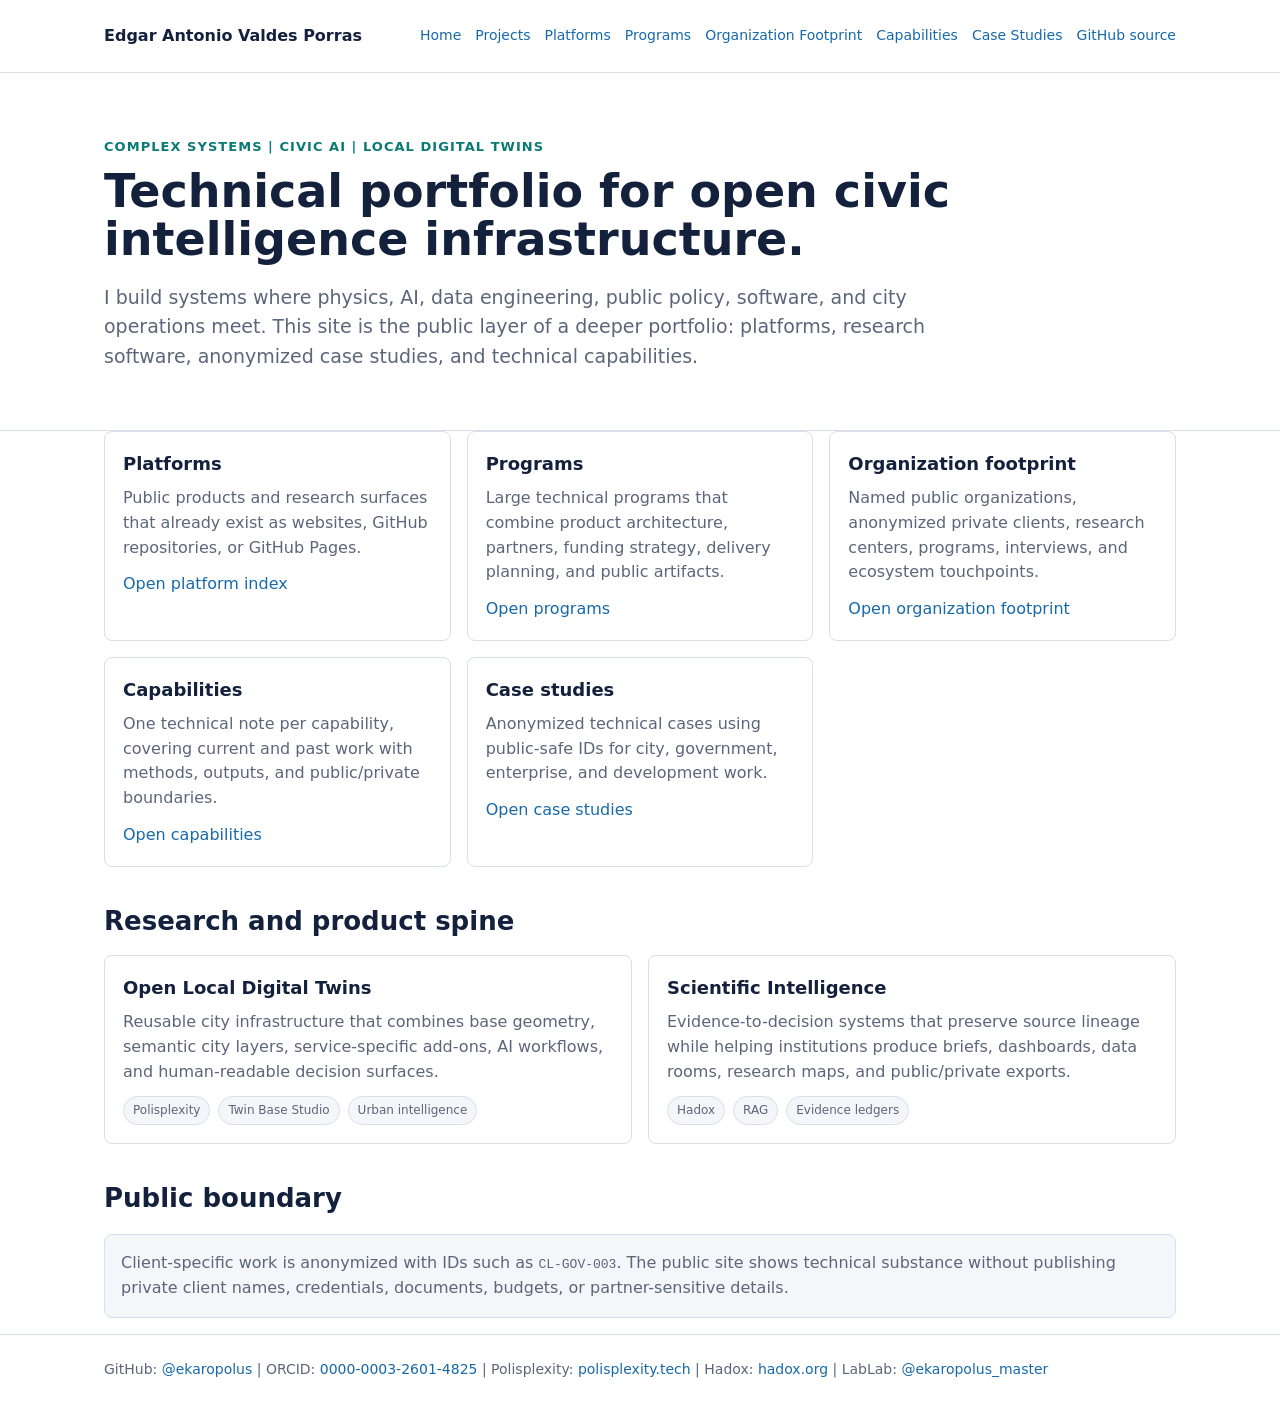
<file: docs/index.html>
<!doctype html>
<html lang="en">
  <head>
    <meta charset="utf-8">
    <meta name="viewport" content="width=device-width, initial-scale=1">
    <title>Edgar Antonio Valdes Porras | Technical Portfolio</title>
    <meta name="description" content="Technical portfolio for Edgar Antonio Valdes Porras: local digital twins, scientific intelligence, civic AI, complex systems, and research software.">
    <link rel="stylesheet" href="styles.css">
  </head>
  <body>
    <header>
      <div class="shell nav">
        <div class="brand">Edgar Antonio Valdes Porras</div>
        <nav class="navlinks">
          <a href="index.html">Home</a>
          <a href="projects.html">Projects</a>
          <a href="platforms.html">Platforms</a>
          <a href="programs.html">Programs</a>
          <a href="clients.html">Organization Footprint</a>
          <a href="capabilities.html">Capabilities</a>
          <a href="case-studies.html">Case Studies</a>
          <a href="https://github.com/ekaropolus/ekaropolus/tree/main/portfolio">GitHub source</a>
        </nav>
      </div>
    </header>

    <section class="hero">
      <div class="shell">
        <div class="eyebrow">Complex systems | Civic AI | Local digital twins</div>
        <h1>Technical portfolio for open civic intelligence infrastructure.</h1>
        <p class="lead">
          I build systems where physics, AI, data engineering, public policy,
          software, and city operations meet. This site is the public layer of a
          deeper portfolio: platforms, research software, anonymized case
          studies, and technical capabilities.
        </p>
      </div>
    </section>

    <main class="shell">
      <div class="grid">
        <article class="card">
          <h3>Platforms</h3>
          <p>Public products and research surfaces that already exist as websites, GitHub repositories, or GitHub Pages.</p>
          <a href="platforms.html">Open platform index</a>
        </article>
        <article class="card">
          <h3>Programs</h3>
          <p>Large technical programs that combine product architecture, partners, funding strategy, delivery planning, and public artifacts.</p>
          <a href="programs.html">Open programs</a>
        </article>
        <article class="card">
          <h3>Organization footprint</h3>
          <p>Named public organizations, anonymized private clients, research centers, programs, interviews, and ecosystem touchpoints.</p>
          <a href="clients.html">Open organization footprint</a>
        </article>
        <article class="card">
          <h3>Capabilities</h3>
          <p>One technical note per capability, covering current and past work with methods, outputs, and public/private boundaries.</p>
          <a href="capabilities.html">Open capabilities</a>
        </article>
        <article class="card">
          <h3>Case studies</h3>
          <p>Anonymized technical cases using public-safe IDs for city, government, enterprise, and development work.</p>
          <a href="case-studies.html">Open case studies</a>
        </article>
      </div>

      <h2>Research and product spine</h2>
      <div class="grid two">
        <section class="card">
          <h3>Open Local Digital Twins</h3>
          <p>
            Reusable city infrastructure that combines base geometry, semantic
            city layers, service-specific add-ons, AI workflows, and
            human-readable decision surfaces.
          </p>
          <div class="tagrow">
            <span class="tag">Polisplexity</span>
            <span class="tag">Twin Base Studio</span>
            <span class="tag">Urban intelligence</span>
          </div>
        </section>
        <section class="card">
          <h3>Scientific Intelligence</h3>
          <p>
            Evidence-to-decision systems that preserve source lineage while
            helping institutions produce briefs, dashboards, data rooms,
            research maps, and public/private exports.
          </p>
          <div class="tagrow">
            <span class="tag">Hadox</span>
            <span class="tag">RAG</span>
            <span class="tag">Evidence ledgers</span>
          </div>
        </section>
      </div>

      <h2>Public boundary</h2>
      <p class="notice">
        Client-specific work is anonymized with IDs such as <code>CL-GOV-003</code>.
        The public site shows technical substance without publishing private
        client names, credentials, documents, budgets, or partner-sensitive
        details.
      </p>
    </main>

    <footer>
      <div class="shell">
        GitHub: <a href="https://github.com/ekaropolus">@ekaropolus</a> |
        ORCID: <a href="https://orcid.org/0000-0003-2601-4825">0000-0003-2601-4825</a> |
        Polisplexity: <a href="https://polisplexity.tech">polisplexity.tech</a> |
        Hadox: <a href="https://hadox.org">hadox.org</a> |
        LabLab: <a href="https://lablab.ai/u/%40ekaropolus_master">@ekaropolus_master</a>
      </div>
    </footer>
  </body>
</html>
</file>
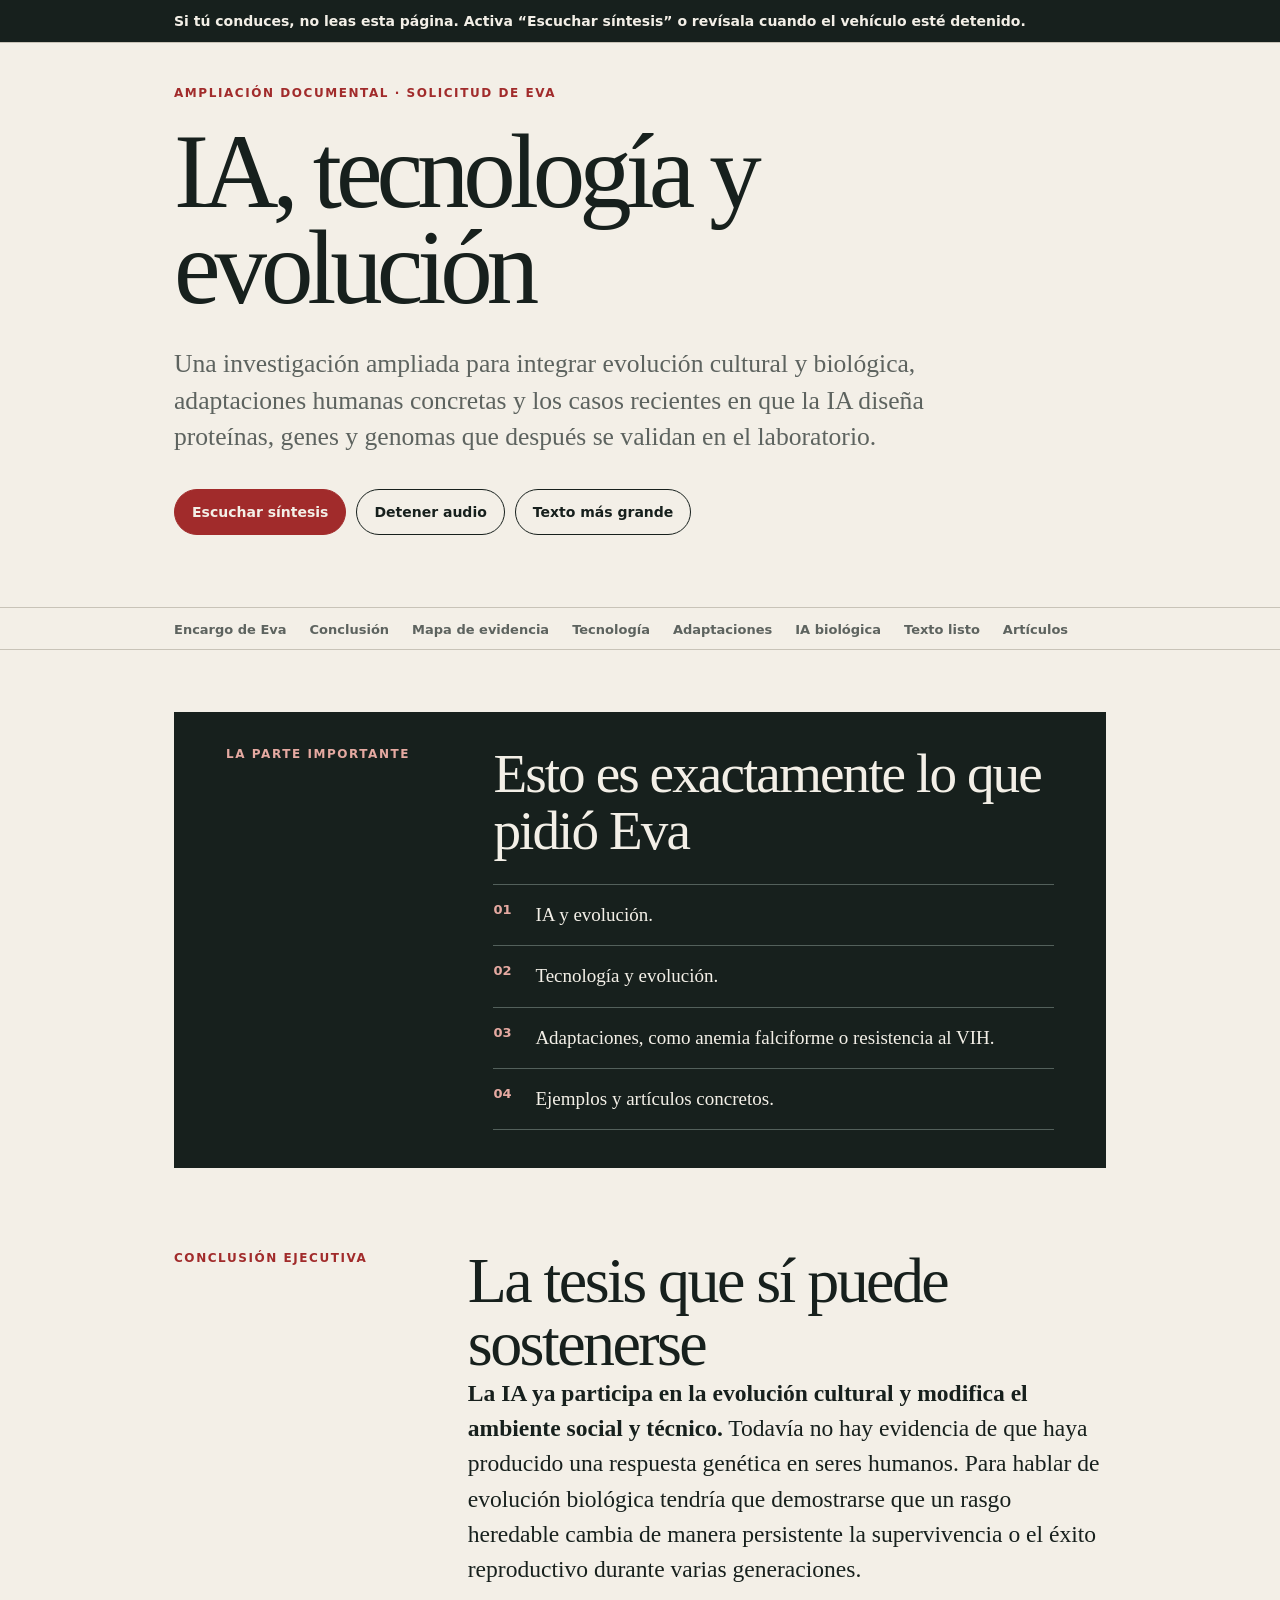
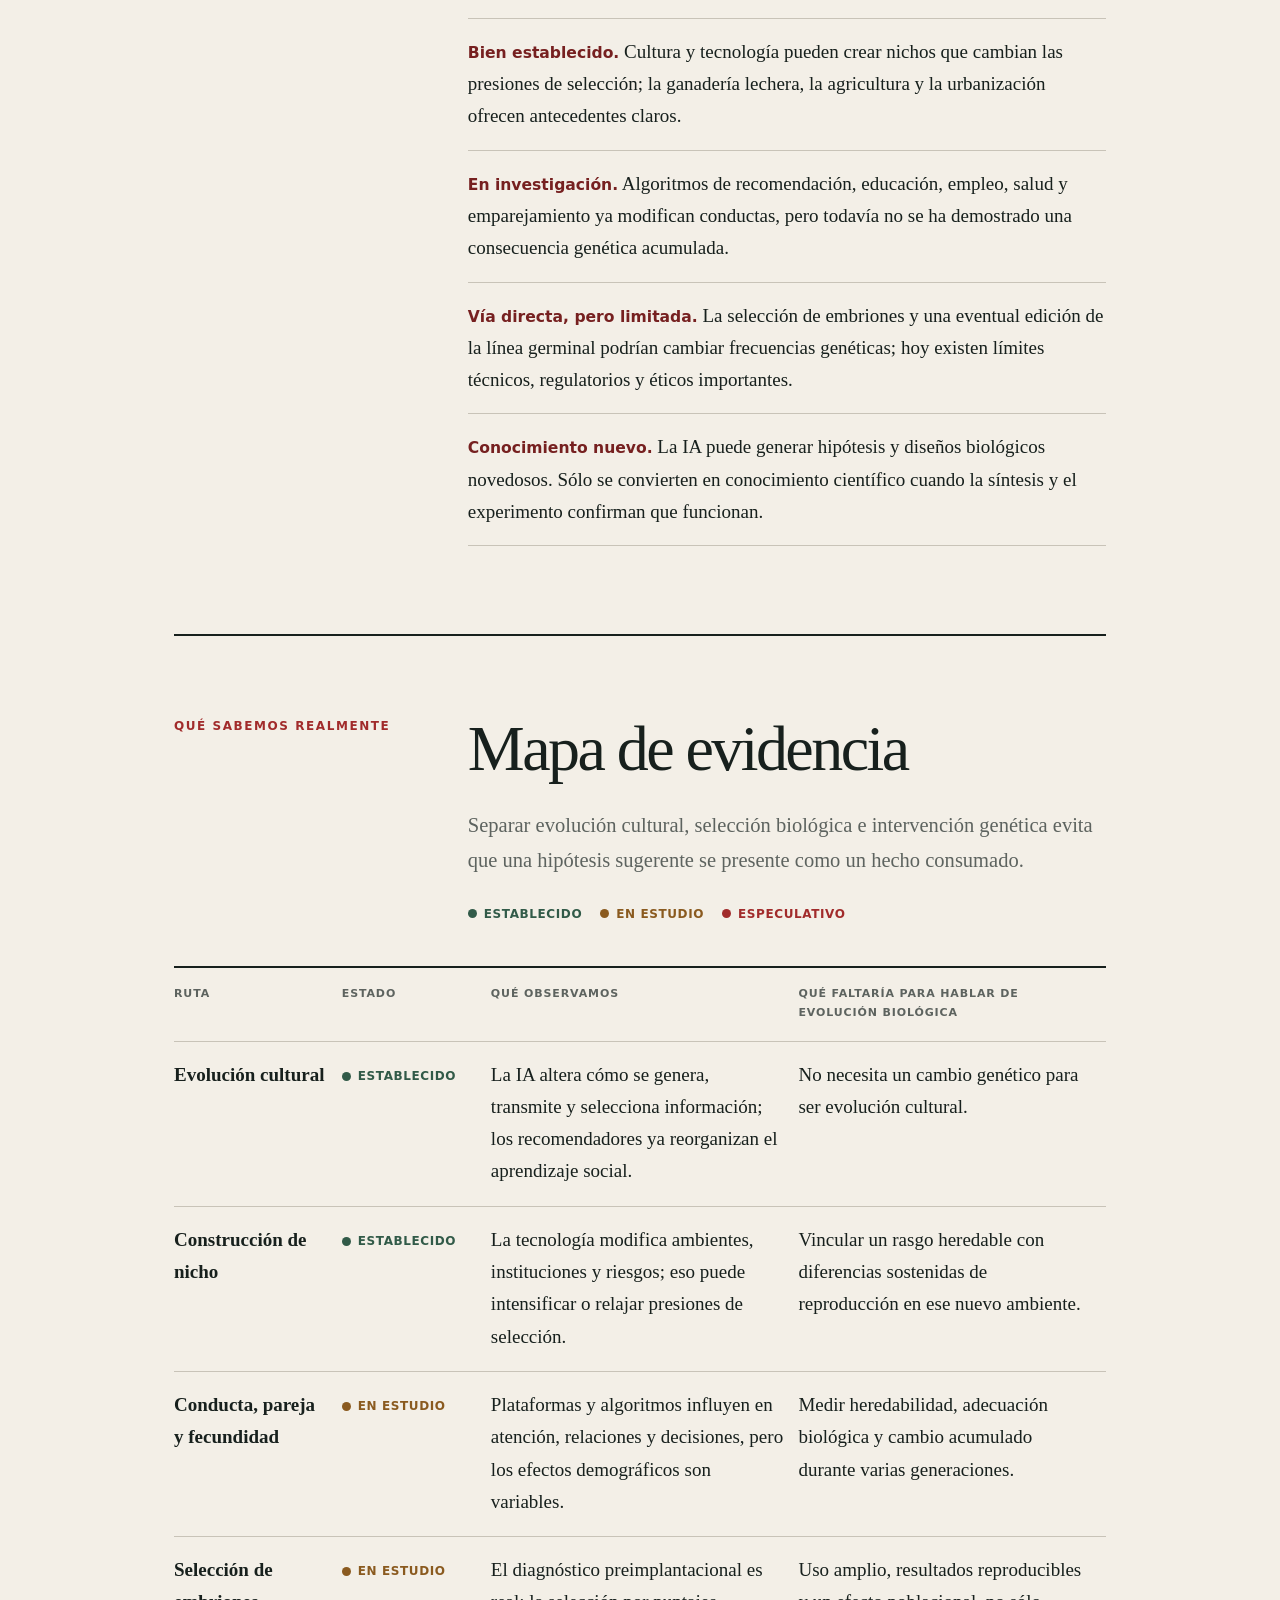
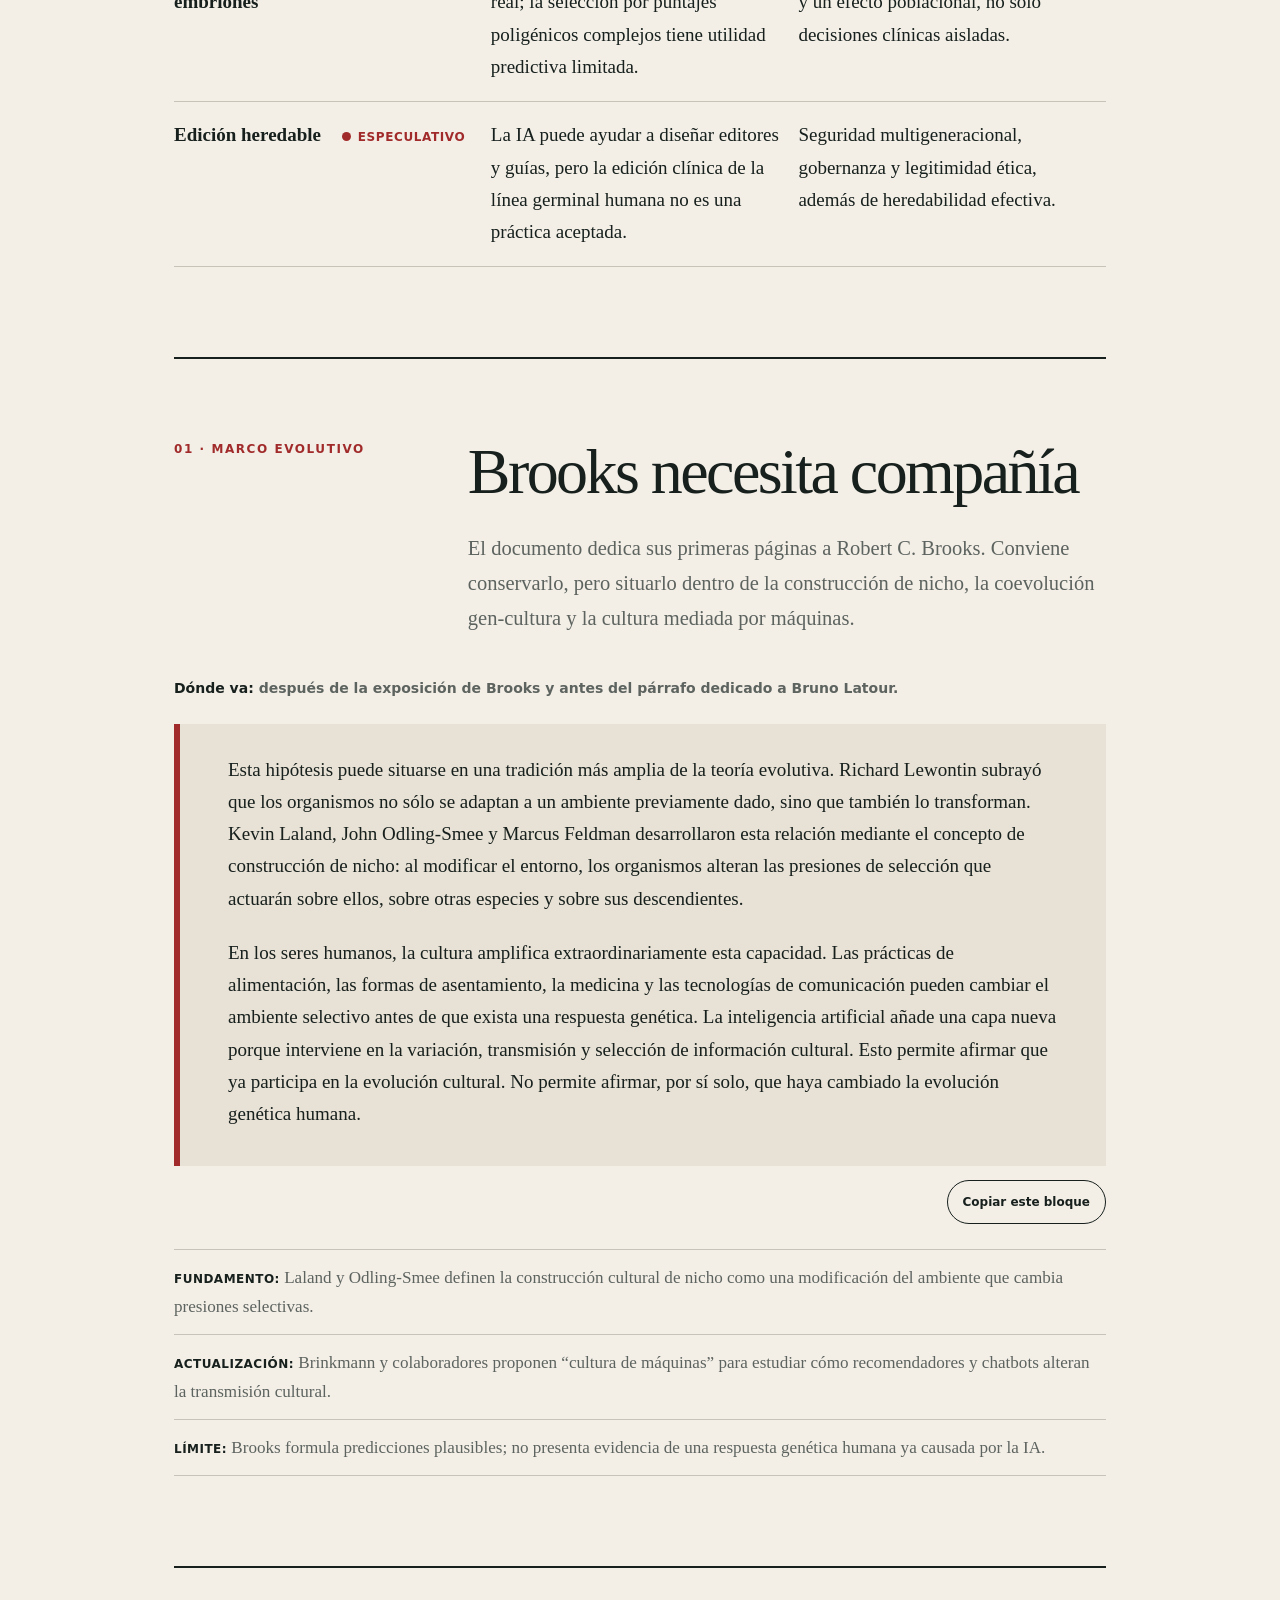
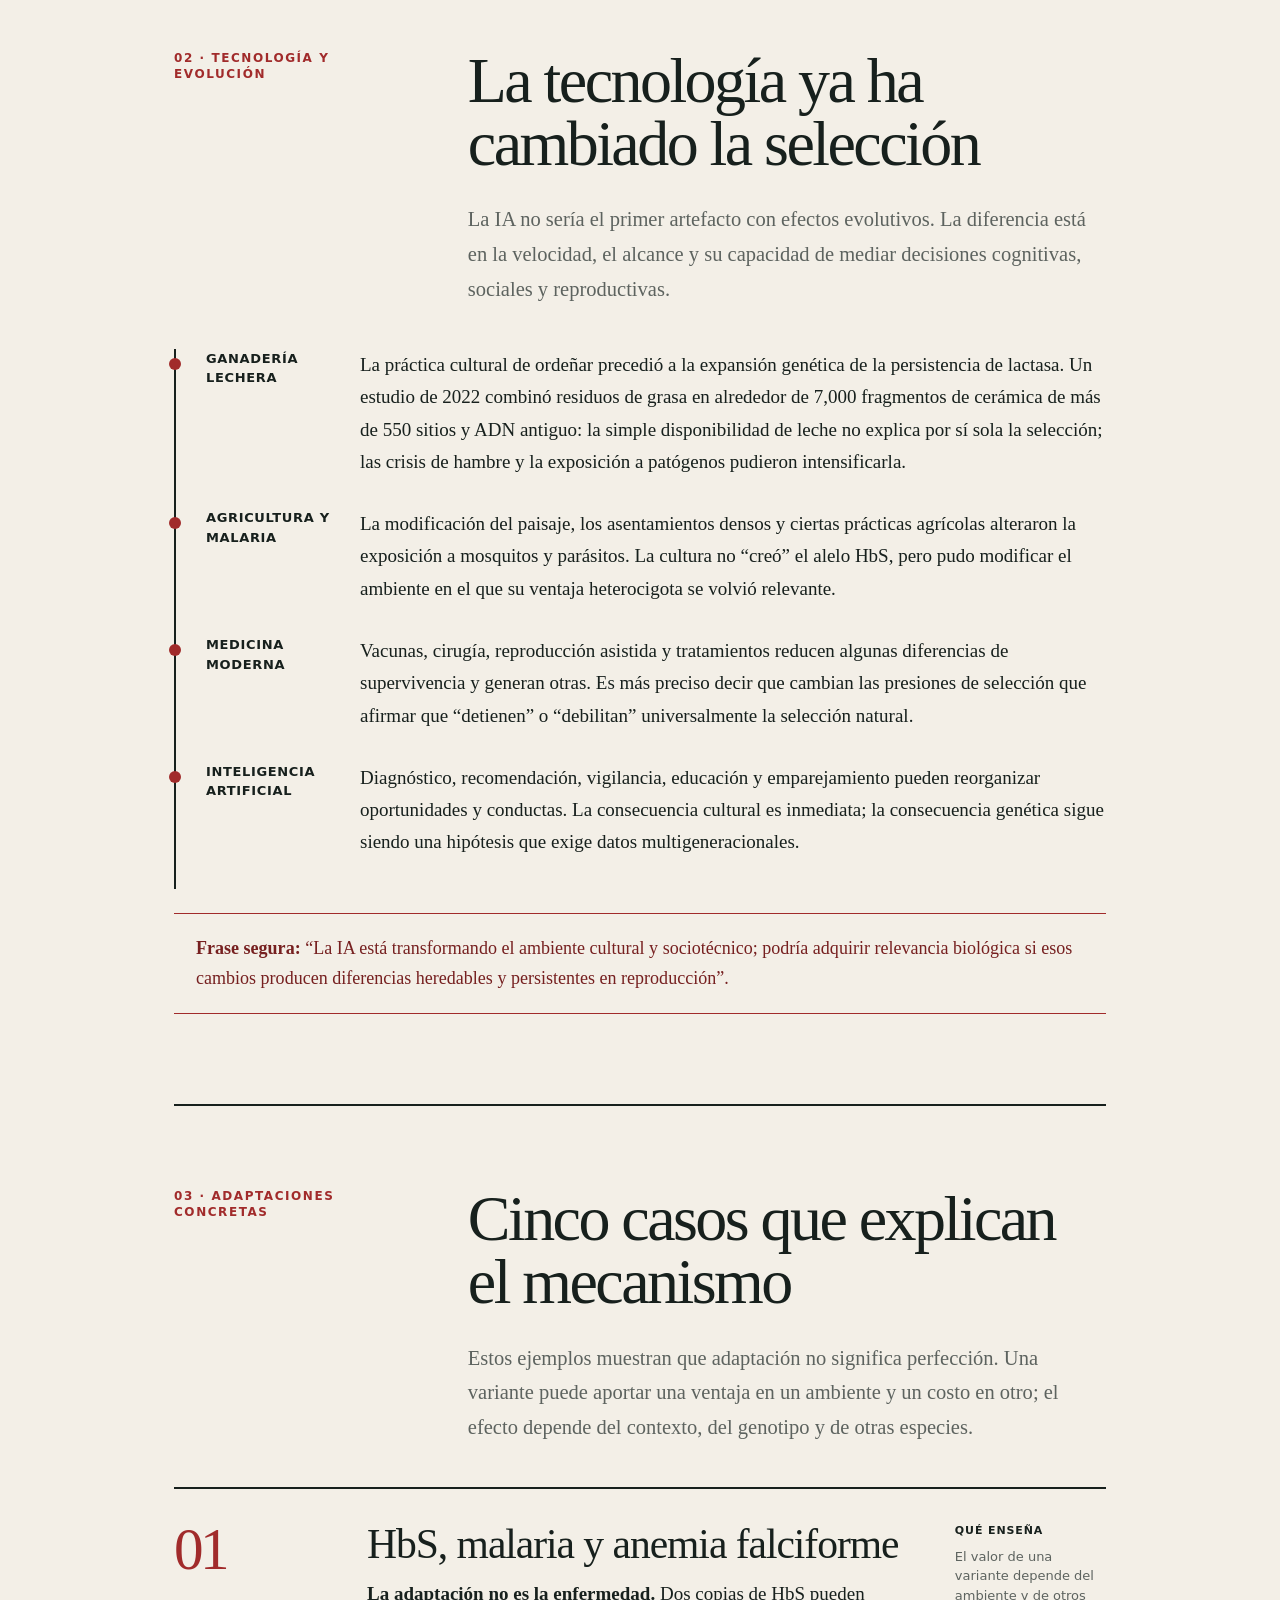
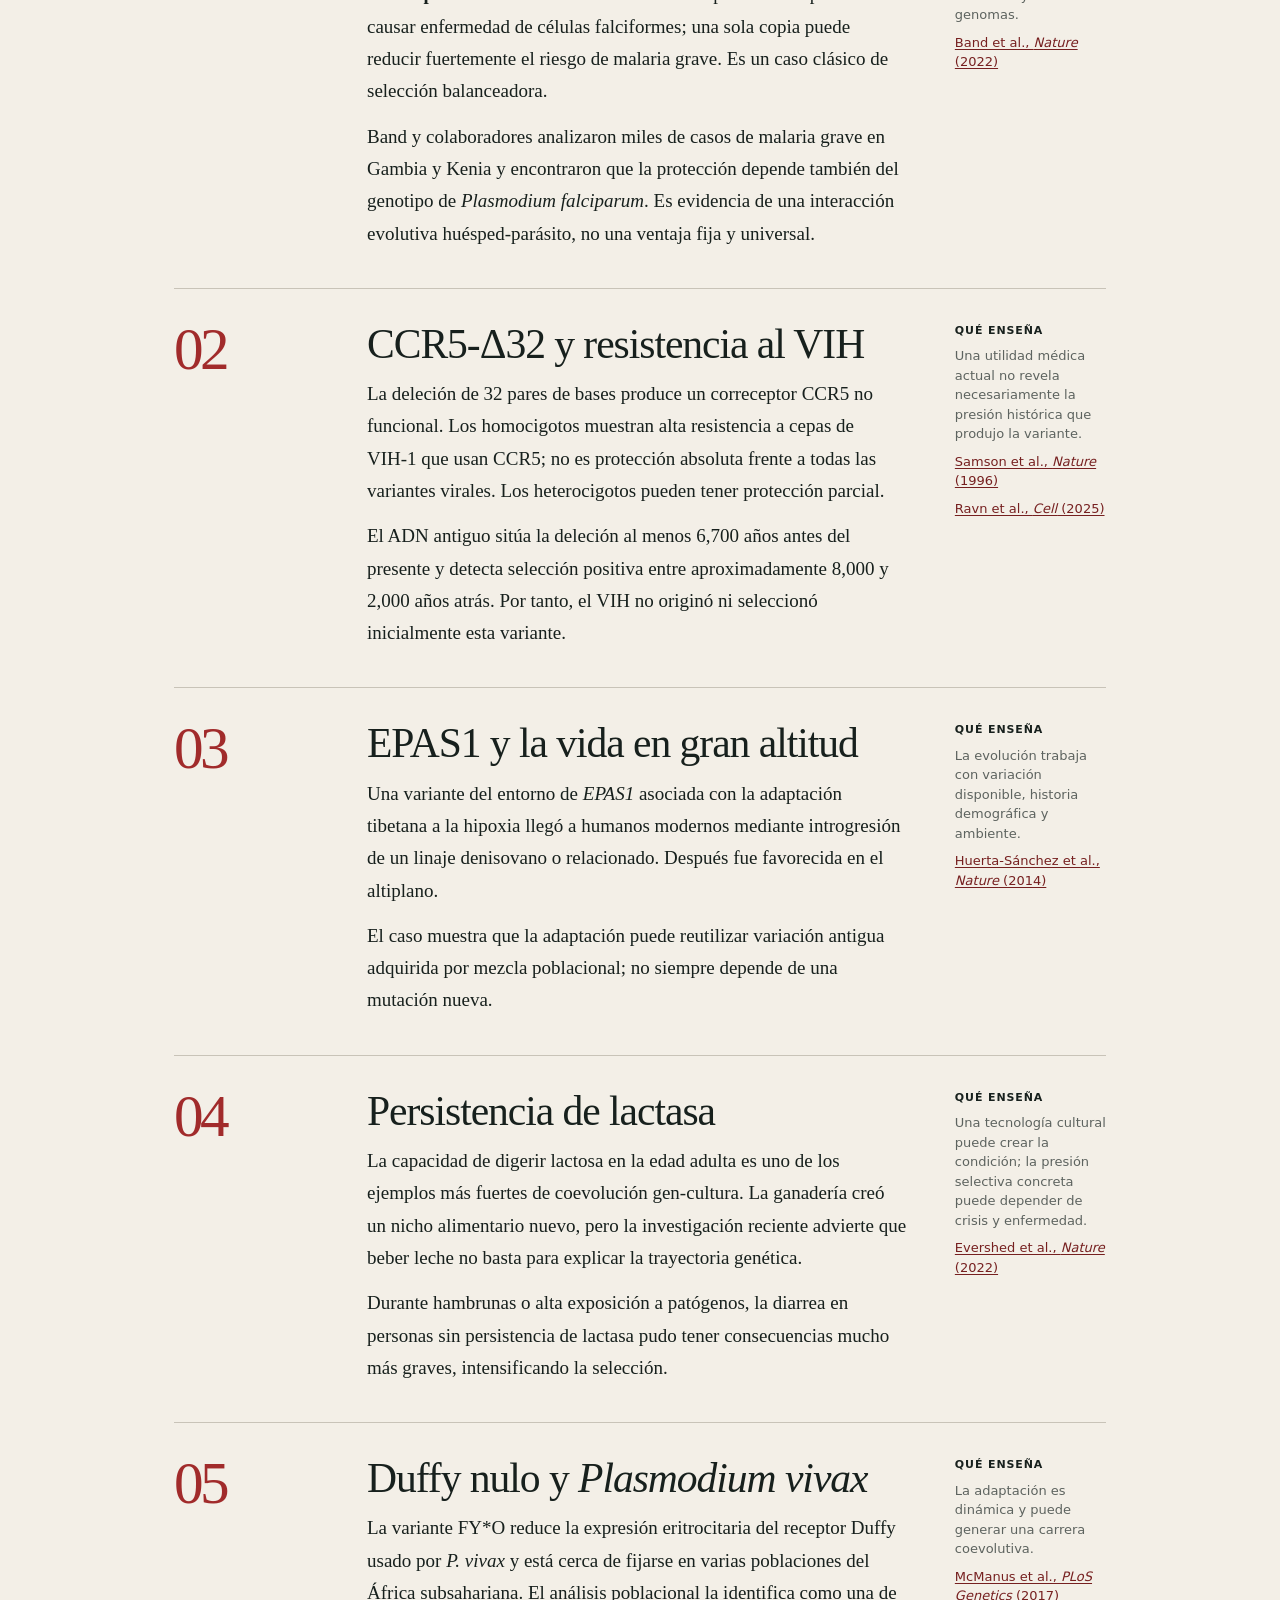
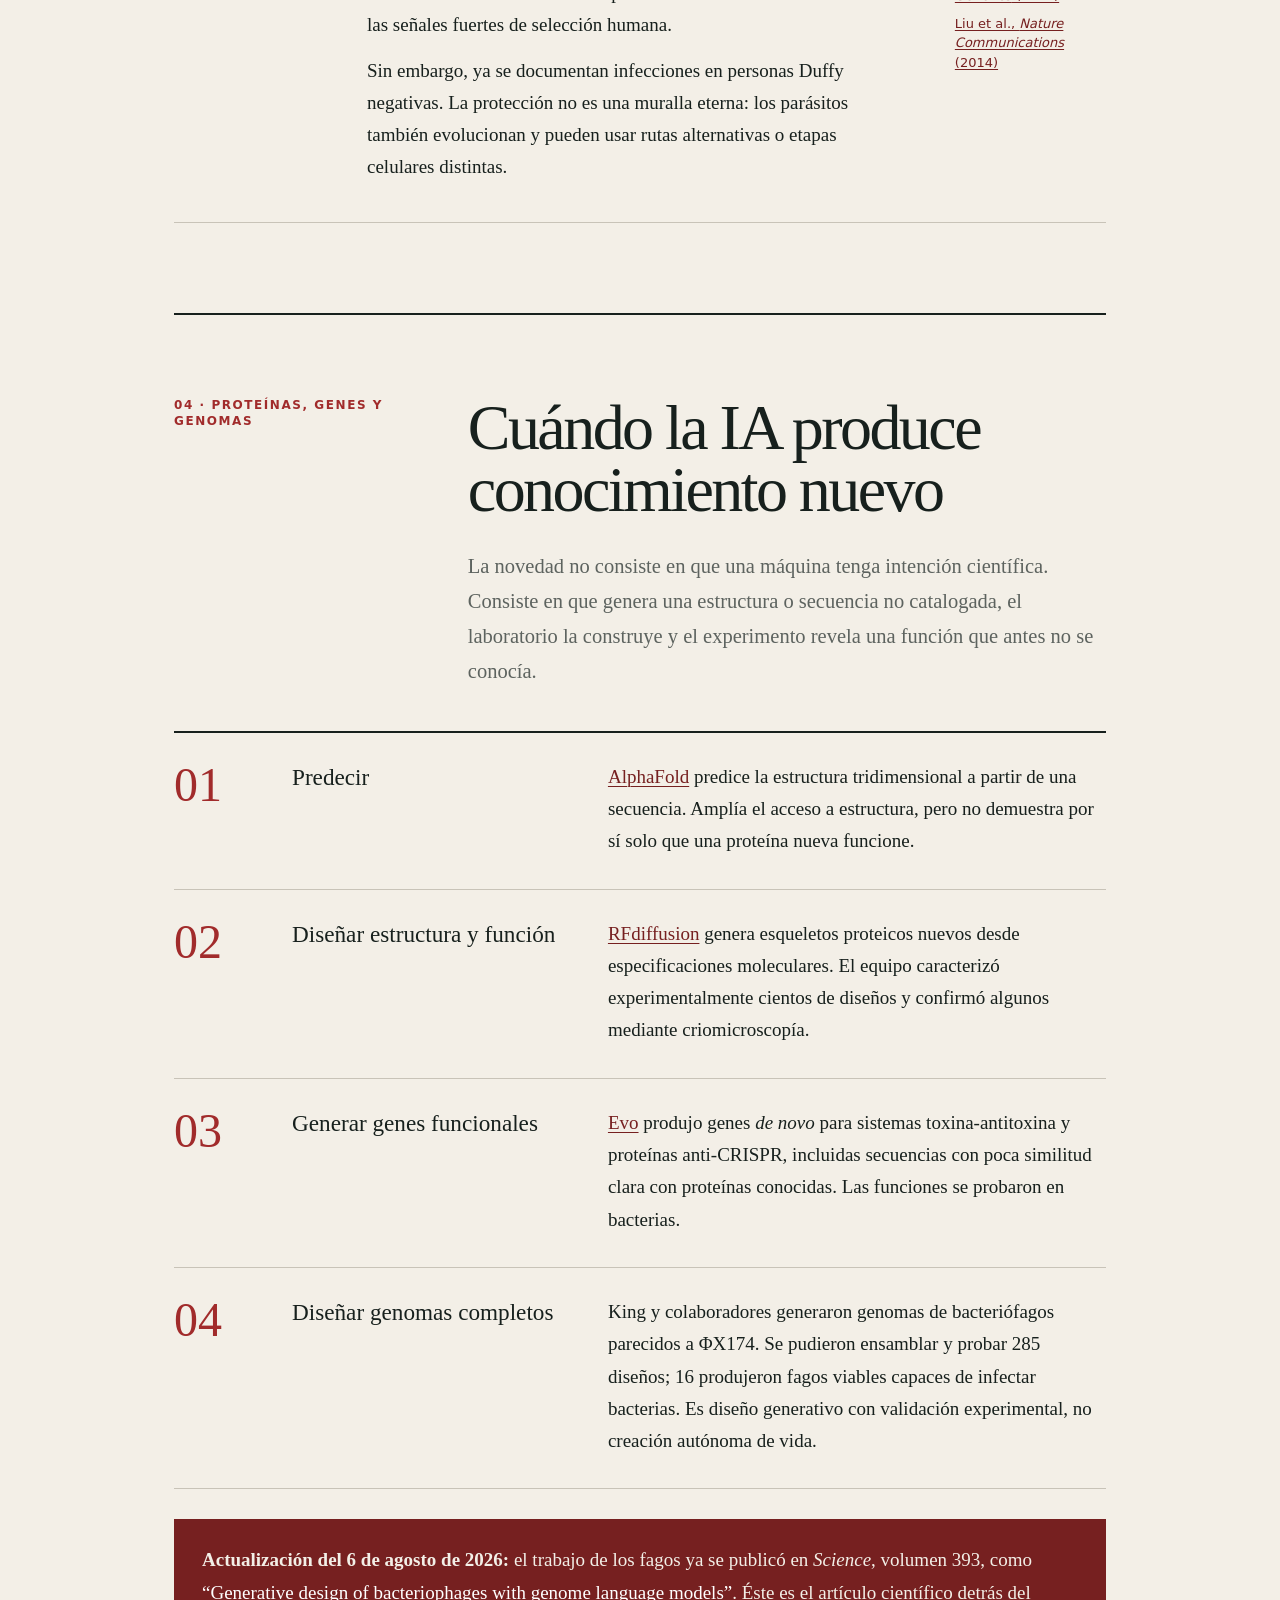
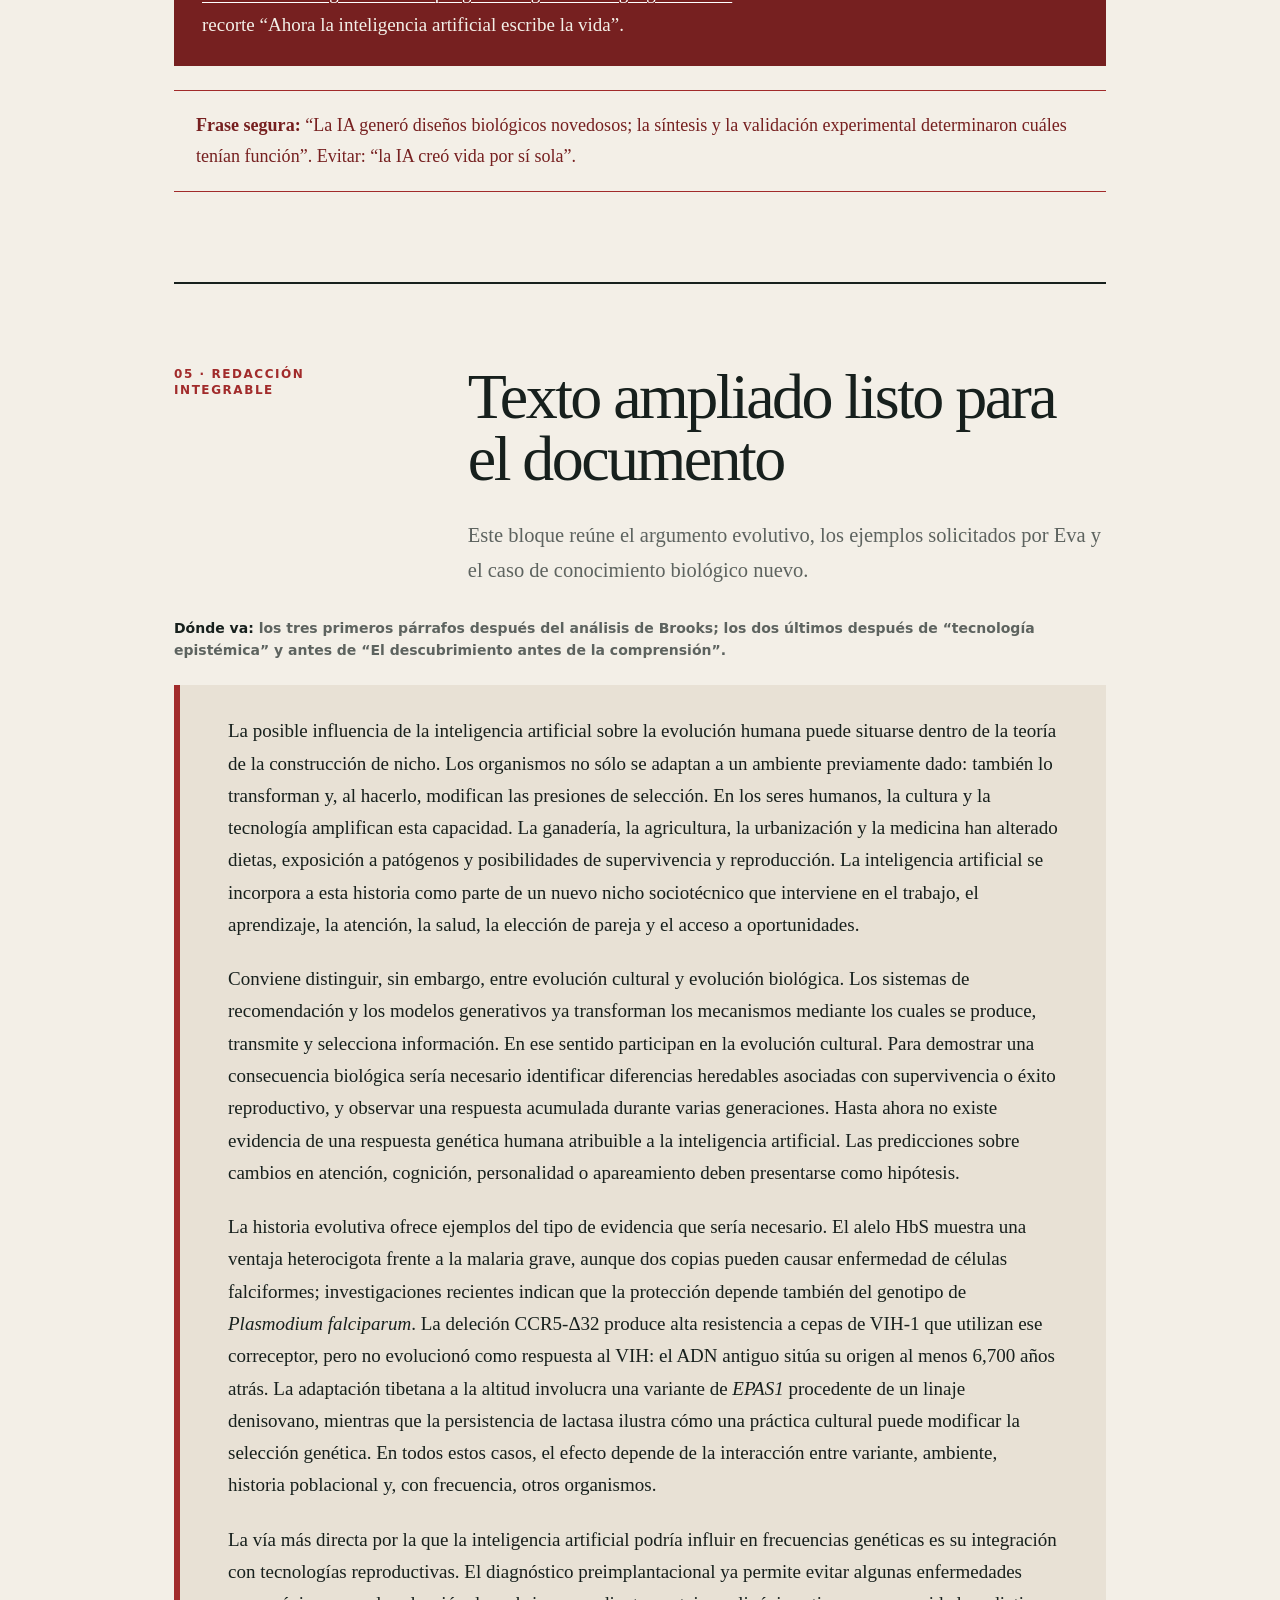
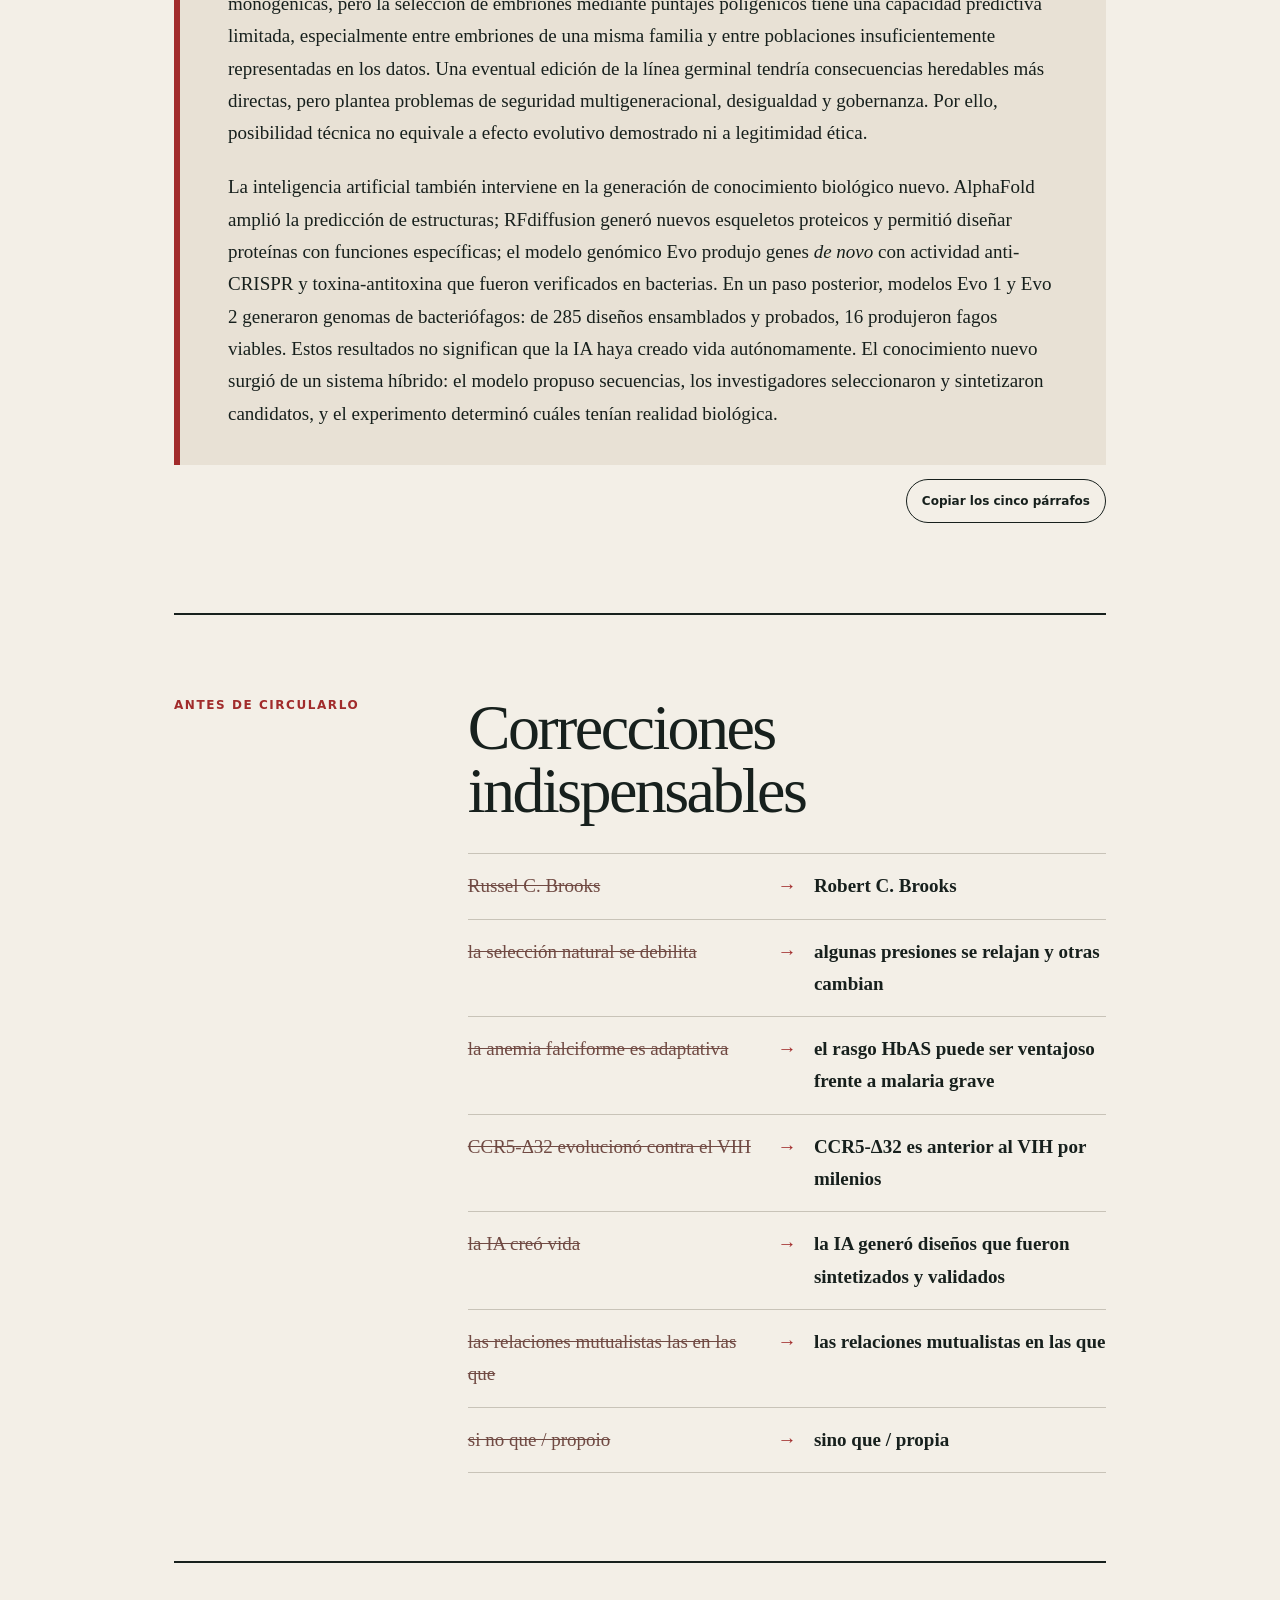
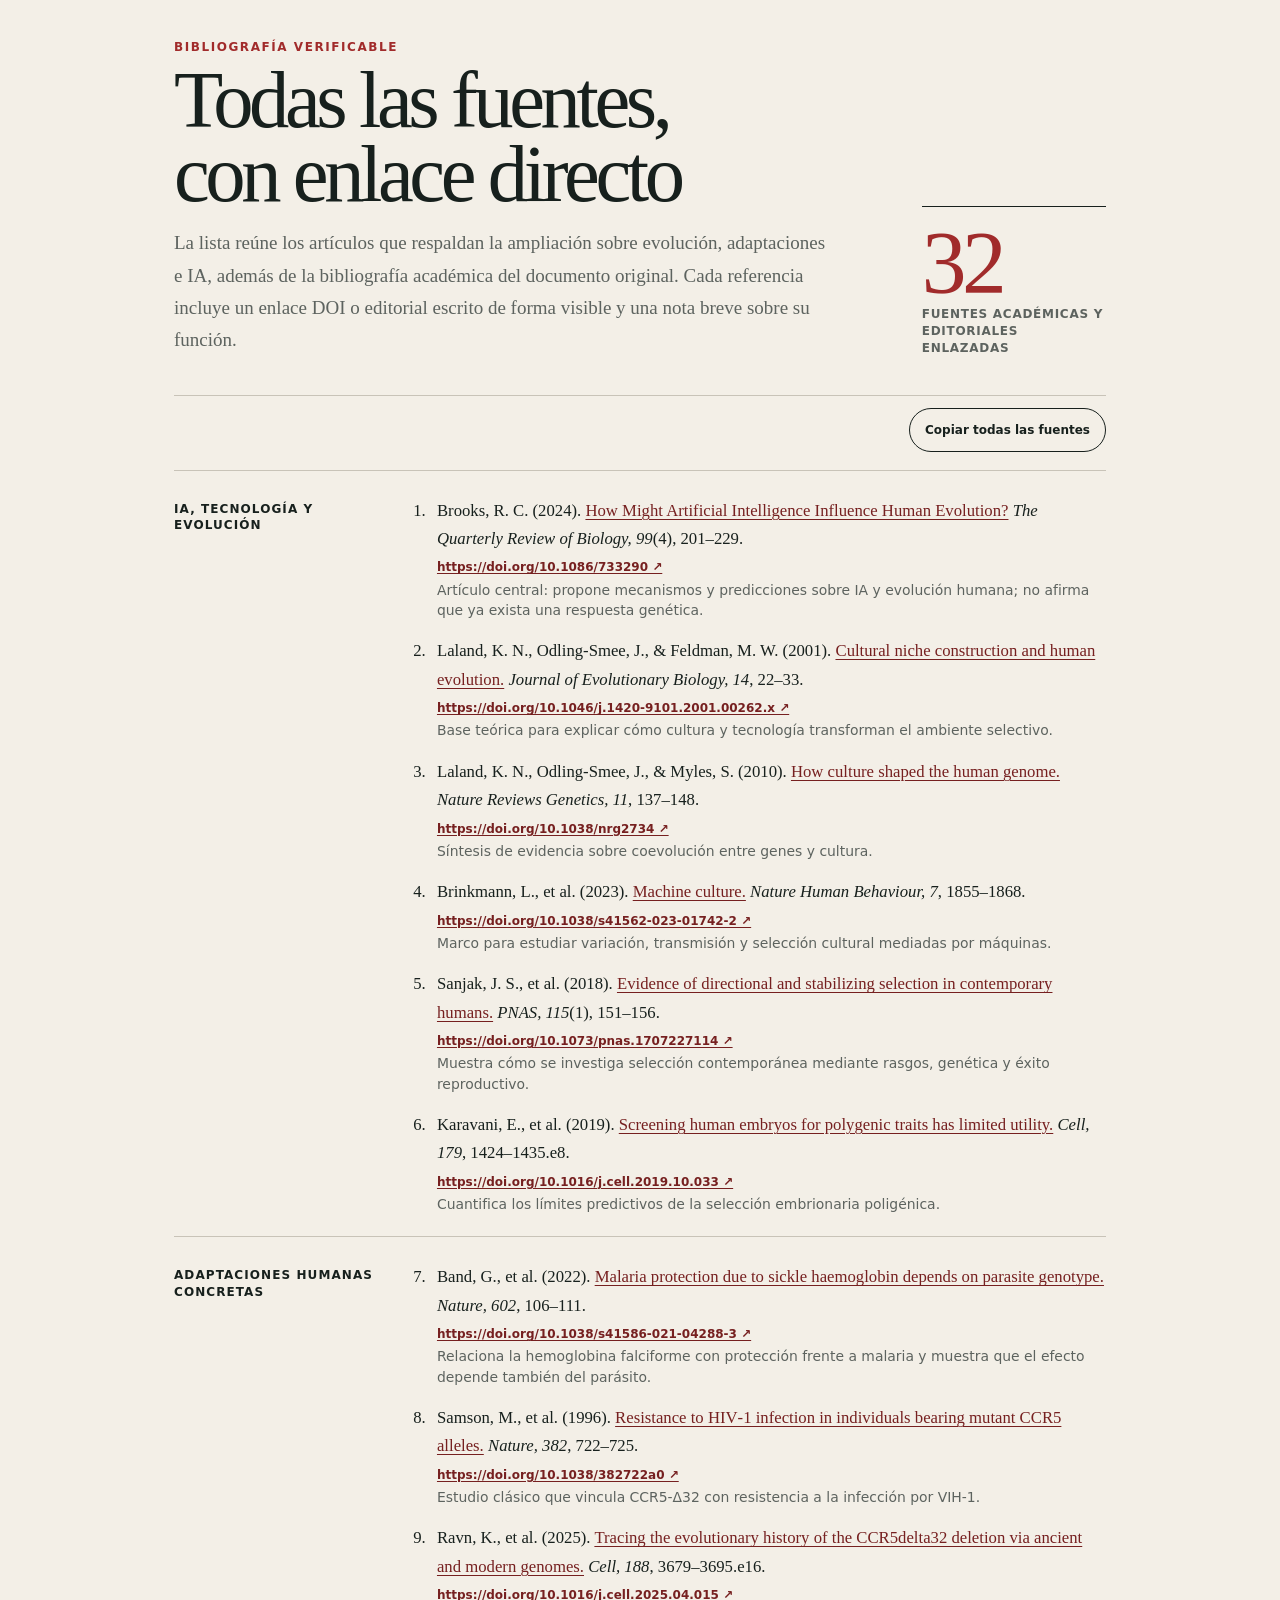
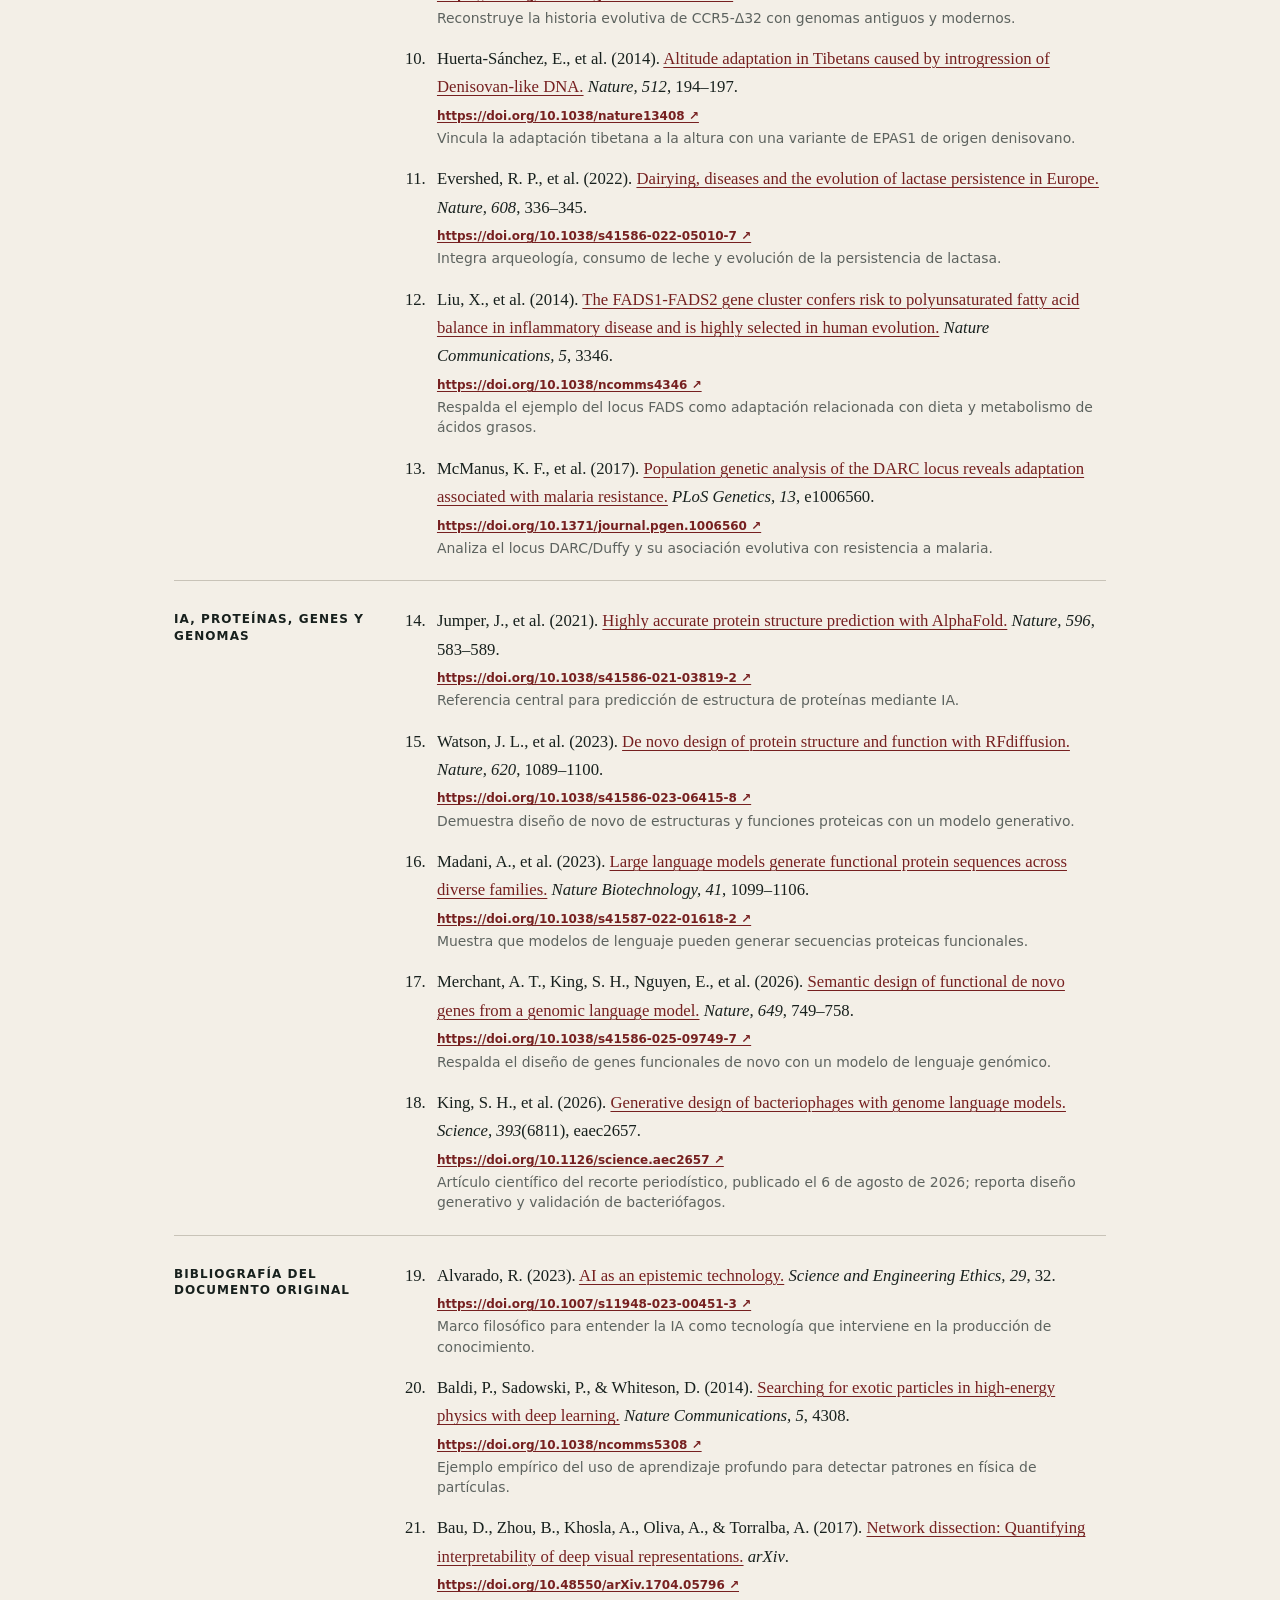
<file: docs/ia-evolucion/index.html>
<!doctype html>
<html lang="es">
<head>
  <meta charset="utf-8">
  <meta name="viewport" content="width=device-width, initial-scale=1">
  <meta name="theme-color" content="#f3efe7">
  <title>Ampliación — IA, tecnología y evolución</title>
  <style>
    :root {
      --paper: #f3efe7;
      --ink: #17201d;
      --muted: #5d635f;
      --line: #c8c3b8;
      --accent: #a12b2b;
      --accent-dark: #762020;
      --soft: #e8e1d5;
      --green: #315a48;
      --amber: #8a5a1f;
      --max: 980px;
      --body-size: 19px;
    }

    * { box-sizing: border-box; }

    html {
      scroll-behavior: smooth;
      background: var(--paper);
    }

    body {
      margin: 0;
      color: var(--ink);
      background: var(--paper);
      font-family: Georgia, "Times New Roman", serif;
      font-size: var(--body-size);
      line-height: 1.7;
      text-rendering: optimizeLegibility;
    }

    body.large-text { --body-size: 22px; }

    a {
      color: var(--accent-dark);
      text-decoration-thickness: 1px;
      text-underline-offset: .18em;
    }

    a:focus-visible, button:focus-visible, summary:focus-visible {
      outline: 3px solid #d49f52;
      outline-offset: 3px;
    }

    button, summary, .sans, .status, .case-meta, th {
      font-family: system-ui, -apple-system, "Segoe UI", sans-serif;
    }

    button {
      min-height: 46px;
      border: 1px solid var(--ink);
      border-radius: 999px;
      padding: 0 17px;
      color: var(--ink);
      background: transparent;
      font-size: 14px;
      font-weight: 750;
      cursor: pointer;
    }

    button:hover, button:focus-visible {
      color: var(--paper);
      background: var(--ink);
    }

    button.primary {
      color: var(--paper);
      background: var(--accent);
      border-color: var(--accent);
    }

    button.primary:hover, button.primary:focus-visible {
      background: var(--accent-dark);
      border-color: var(--accent-dark);
    }

    .road-note {
      border-bottom: 1px solid var(--line);
      background: var(--ink);
      color: var(--paper);
    }

    .road-note p {
      max-width: var(--max);
      margin: 0 auto;
      padding: 11px 24px;
      font: 700 14px/1.45 system-ui, -apple-system, "Segoe UI", sans-serif;
    }

    .masthead {
      max-width: var(--max);
      margin: 0 auto;
      padding: 42px 24px 72px;
    }

    .eyebrow, .section-label {
      margin: 0;
      color: var(--accent);
      font: 800 12px/1.35 system-ui, -apple-system, "Segoe UI", sans-serif;
      letter-spacing: .13em;
      text-transform: uppercase;
    }

    h1 {
      max-width: 890px;
      margin: 23px 0 0;
      font-size: clamp(3.2rem, 8.2vw, 7rem);
      font-weight: 500;
      line-height: .91;
      letter-spacing: -.058em;
    }

    .dek {
      max-width: 760px;
      margin: 31px 0 0;
      color: var(--muted);
      font-size: clamp(1.2rem, 2.6vw, 1.6rem);
      line-height: 1.42;
    }

    .controls {
      display: flex;
      flex-wrap: wrap;
      gap: 10px;
      margin-top: 34px;
    }

    .reading-path {
      position: sticky;
      z-index: 5;
      top: 0;
      border-block: 1px solid var(--line);
      background: rgba(243, 239, 231, .97);
    }

    .reading-path nav {
      display: flex;
      gap: 23px;
      max-width: var(--max);
      margin: 0 auto;
      padding: 0 24px;
      overflow-x: auto;
      scrollbar-width: none;
    }

    .reading-path a {
      flex: 0 0 auto;
      padding: 15px 0 13px;
      color: var(--muted);
      font: 750 13px/1 system-ui, -apple-system, "Segoe UI", sans-serif;
      text-decoration: none;
    }

    .reading-path a:hover, .reading-path a:focus-visible { color: var(--accent); }

    main {
      max-width: var(--max);
      margin: 0 auto;
      padding: 0 24px 108px;
    }

    section[id], details[id] { scroll-margin-top: 64px; }

    .eva-brief {
      display: grid;
      grid-template-columns: minmax(170px, .34fr) 1fr;
      gap: clamp(28px, 6vw, 82px);
      margin-top: 62px;
      padding: 34px clamp(24px, 5vw, 52px) 38px;
      color: var(--paper);
      background: var(--ink);
    }

    .eva-brief .section-label { color: #e5a9a1; }

    .eva-brief h2 {
      margin: 0;
      font-size: clamp(2rem, 4.5vw, 3.45rem);
      font-weight: 500;
      line-height: 1.02;
      letter-spacing: -.035em;
    }

    .eva-list {
      margin: 25px 0 0;
      padding: 0;
      list-style: none;
      border-top: 1px solid #53605b;
    }

    .eva-list li {
      display: grid;
      grid-template-columns: 30px 1fr;
      gap: 12px;
      padding: 14px 0;
      border-bottom: 1px solid #53605b;
    }

    .eva-list b {
      color: #e5a9a1;
      font: 800 13px/1.7 system-ui, -apple-system, "Segoe UI", sans-serif;
    }

    .quick-read {
      display: grid;
      grid-template-columns: minmax(170px, .34fr) 1fr;
      gap: clamp(28px, 6vw, 82px);
      padding: 82px 0 88px;
    }

    .quick-read h2, .chapter h2, .copy-section h2, .edits h2 {
      margin: 0;
      font-size: clamp(2.2rem, 5vw, 4.25rem);
      font-weight: 500;
      line-height: .98;
      letter-spacing: -.04em;
    }

    .verdict {
      margin: 0 0 30px;
      font-size: 1.24em;
      line-height: 1.5;
    }

    .quick-points {
      margin: 0;
      padding: 0;
      list-style: none;
      border-top: 1px solid var(--line);
    }

    .quick-points li {
      padding: 17px 0;
      border-bottom: 1px solid var(--line);
    }

    .quick-points strong {
      color: var(--accent-dark);
      font-family: system-ui, -apple-system, "Segoe UI", sans-serif;
      font-size: .82em;
    }

    .chapter {
      padding: 82px 0 90px;
      border-top: 2px solid var(--ink);
    }

    .chapter-head {
      display: grid;
      grid-template-columns: minmax(170px, .34fr) 1fr;
      gap: clamp(28px, 6vw, 82px);
      margin-bottom: 42px;
    }

    .chapter-intro {
      max-width: 720px;
      margin: 27px 0 0;
      color: var(--muted);
      font-size: 1.08em;
    }

    .status-key {
      display: flex;
      flex-wrap: wrap;
      gap: 8px 18px;
      margin-top: 26px;
    }

    .status {
      display: inline-flex;
      align-items: center;
      gap: 7px;
      color: var(--muted);
      font-size: 12px;
      font-weight: 800;
      letter-spacing: .05em;
      text-transform: uppercase;
    }

    .status::before {
      width: 9px;
      height: 9px;
      border-radius: 50%;
      background: currentColor;
      content: "";
    }

    .status.established { color: var(--green); }
    .status.study { color: var(--amber); }
    .status.speculative { color: var(--accent); }

    .table-wrap { overflow-x: auto; }

    .evidence-table {
      width: 100%;
      min-width: 760px;
      border-collapse: collapse;
      border-top: 2px solid var(--ink);
    }

    .evidence-table th, .evidence-table td {
      padding: 17px 14px 18px 0;
      border-bottom: 1px solid var(--line);
      vertical-align: top;
      text-align: left;
    }

    .evidence-table th {
      color: var(--muted);
      font-size: 11px;
      letter-spacing: .08em;
      text-transform: uppercase;
    }

    .evidence-table td:first-child { width: 18%; font-weight: 700; }
    .evidence-table td:nth-child(2) { width: 16%; }
    .evidence-table td:nth-child(3) { width: 33%; }

    .proposed-text {
      position: relative;
      margin: 0;
      padding: 30px clamp(24px, 5vw, 48px) 35px;
      border-left: 6px solid var(--accent);
      background: var(--soft);
    }

    .proposed-text p { margin: 0 0 1.15em; }
    .proposed-text p:last-child { margin-bottom: 0; }

    .placement {
      margin: 0 0 24px;
      color: var(--muted);
      font: 700 14px/1.55 system-ui, -apple-system, "Segoe UI", sans-serif;
    }

    .placement span { color: var(--ink); font-weight: 850; }

    .source-note {
      margin: 25px 0 0;
      padding: 0;
      list-style: none;
      border-top: 1px solid var(--line);
      color: var(--muted);
      font-size: .9em;
    }

    .source-note li {
      padding: 13px 0;
      border-bottom: 1px solid var(--line);
    }

    .source-note strong {
      color: var(--ink);
      font: 800 12px/1.3 system-ui, -apple-system, "Segoe UI", sans-serif;
      letter-spacing: .04em;
      text-transform: uppercase;
    }

    .history-line {
      margin: 8px 0 0;
      padding: 0;
      list-style: none;
      border-left: 2px solid var(--ink);
    }

    .history-line li {
      position: relative;
      display: grid;
      grid-template-columns: 130px 1fr;
      gap: 24px;
      padding: 0 0 30px 30px;
    }

    .history-line li::before {
      position: absolute;
      top: 9px;
      left: -7px;
      width: 12px;
      height: 12px;
      border-radius: 50%;
      background: var(--accent);
      content: "";
    }

    .history-line strong {
      font: 850 13px/1.5 system-ui, -apple-system, "Segoe UI", sans-serif;
      letter-spacing: .05em;
      text-transform: uppercase;
    }

    .history-line p { margin: 0; }

    .case-ledger {
      margin-top: 5px;
      border-top: 2px solid var(--ink);
    }

    .case {
      display: grid;
      grid-template-columns: 145px 1fr minmax(150px, .28fr);
      gap: clamp(20px, 4vw, 48px);
      padding: 34px 0 38px;
      border-bottom: 1px solid var(--line);
    }

    .case-number {
      color: var(--accent);
      font-size: 3.7rem;
      line-height: .9;
      letter-spacing: -.06em;
    }

    .case h3 {
      margin: 0 0 12px;
      font-size: clamp(1.7rem, 3.4vw, 2.6rem);
      font-weight: 500;
      line-height: 1.04;
      letter-spacing: -.025em;
    }

    .case p { margin: 0 0 13px; }
    .case p:last-child { margin-bottom: 0; }

    .case-meta {
      color: var(--muted);
      font-size: 13px;
      line-height: 1.5;
    }

    .case-meta strong {
      display: block;
      margin-bottom: 7px;
      color: var(--ink);
      font-size: 11px;
      letter-spacing: .08em;
      text-transform: uppercase;
    }

    .case-meta a { display: inline-block; margin-top: 8px; }

    .precision {
      margin: 24px 0 0;
      padding: 19px 22px;
      border-block: 1px solid var(--accent);
      color: var(--accent-dark);
      font-size: .95em;
    }

    .knowledge-chain {
      margin: 0;
      padding: 0;
      list-style: none;
      counter-reset: chain;
      border-top: 2px solid var(--ink);
    }

    .knowledge-chain li {
      display: grid;
      grid-template-columns: 76px minmax(200px, .55fr) 1fr;
      gap: clamp(18px, 4vw, 42px);
      padding: 28px 0 31px;
      border-bottom: 1px solid var(--line);
      counter-increment: chain;
    }

    .knowledge-chain li::before {
      color: var(--accent);
      font-size: 3rem;
      line-height: 1;
      content: counter(chain, decimal-leading-zero);
    }

    .knowledge-chain h3 {
      margin: 3px 0 0;
      font-size: 1.45rem;
      font-weight: 500;
      line-height: 1.15;
    }

    .knowledge-chain p { margin: 0; }

    .fresh-paper {
      margin-top: 30px;
      padding: 25px 28px;
      color: var(--paper);
      background: var(--accent-dark);
    }

    .fresh-paper p { margin: 0; }
    .fresh-paper a { color: white; }

    .copy-section {
      padding: 82px 0 90px;
      border-top: 2px solid var(--ink);
    }

    .copy-section .chapter-head { margin-bottom: 30px; }

    .copy-row {
      display: flex;
      justify-content: flex-end;
      margin-top: 14px;
    }

    .copy-row button {
      min-height: 44px;
      padding-inline: 15px;
      font-size: 12px;
    }

    .edits {
      display: grid;
      grid-template-columns: minmax(170px, .34fr) 1fr;
      gap: clamp(28px, 6vw, 82px);
      padding: 82px 0 88px;
      border-top: 2px solid var(--ink);
    }

    .edit-list {
      margin: 31px 0 0;
      padding: 0;
      list-style: none;
      border-top: 1px solid var(--line);
    }

    .edit-list li {
      display: grid;
      grid-template-columns: 1fr 30px 1fr;
      gap: 12px;
      align-items: baseline;
      padding: 16px 0;
      border-bottom: 1px solid var(--line);
    }

    .wrong { color: #704a43; text-decoration: line-through; }
    .arrow { color: var(--accent); text-align: center; }
    .right { font-weight: 700; }

    .sources-section {
      padding: 76px 0 58px;
      border-block: 2px solid var(--ink);
    }

    .sources-head {
      display: grid;
      grid-template-columns: minmax(0, 1fr) minmax(180px, .28fr);
      gap: clamp(28px, 7vw, 90px);
      align-items: end;
      padding-bottom: 38px;
    }

    .sources-head h2 {
      max-width: 760px;
      margin: 8px 0 16px;
      font-size: clamp(2.4rem, 6.3vw, 5.8rem);
      font-weight: 500;
      line-height: .92;
      letter-spacing: -.055em;
    }

    .sources-intro { max-width: 670px; margin: 0; color: var(--muted); }

    .source-count {
      padding-top: 15px;
      border-top: 1px solid var(--ink);
      color: var(--muted);
      font: 750 12px/1.4 system-ui, -apple-system, "Segoe UI", sans-serif;
      letter-spacing: .06em;
      text-transform: uppercase;
    }

    .source-count strong {
      display: block;
      margin-bottom: 4px;
      color: var(--accent);
      font: 500 clamp(3.3rem, 7vw, 5.8rem)/.9 Georgia, "Times New Roman", serif;
      letter-spacing: -.05em;
    }

    .sources-tools {
      display: flex;
      justify-content: flex-end;
      padding: 12px 0 18px;
      border-top: 1px solid var(--line);
    }

    .sources-tools button { min-height: 44px; padding-inline: 15px; font-size: 12px; }

    .reference-group {
      display: grid;
      grid-template-columns: minmax(165px, .3fr) 1fr;
      gap: 26px;
      padding: 26px 0 5px;
      border-top: 1px solid var(--line);
    }

    .reference-group h3 {
      margin: 4px 0 0;
      font: 850 12px/1.4 system-ui, -apple-system, "Segoe UI", sans-serif;
      letter-spacing: .09em;
      text-transform: uppercase;
    }

    .references {
      margin: 0;
      padding-left: 1.25em;
      font-size: .88em;
    }

    .references li { margin-bottom: 17px; padding-left: 7px; }

    .source-link {
      display: block;
      width: fit-content;
      max-width: 100%;
      margin-top: 6px;
      color: var(--accent-dark);
      font: 720 12px/1.45 system-ui, -apple-system, "Segoe UI", sans-serif;
      overflow-wrap: anywhere;
    }

    .references small {
      display: block;
      margin-top: 3px;
      color: var(--muted);
      font-family: system-ui, -apple-system, "Segoe UI", sans-serif;
      line-height: 1.45;
    }

    footer {
      max-width: var(--max);
      margin: 0 auto;
      padding: 36px 24px 60px;
      border-top: 1px solid var(--line);
      color: var(--muted);
      font: 650 13px/1.55 system-ui, -apple-system, "Segoe UI", sans-serif;
    }

    #toast {
      position: fixed;
      z-index: 20;
      right: 18px;
      bottom: 18px;
      max-width: calc(100vw - 36px);
      padding: 13px 17px;
      border-radius: 4px;
      color: var(--paper);
      background: var(--ink);
      font: 700 13px/1.4 system-ui, -apple-system, "Segoe UI", sans-serif;
      opacity: 0;
      transform: translateY(12px);
      pointer-events: none;
      transition: opacity .2s ease, transform .2s ease;
    }

    #toast.show { opacity: 1; transform: translateY(0); }

    @media (max-width: 760px) {
      .masthead { padding-top: 29px; padding-bottom: 54px; }
      h1 { font-size: clamp(3.15rem, 16.8vw, 5rem); }
      .dek { margin-top: 24px; }
      .controls { display: grid; grid-template-columns: 1fr 1fr; }
      .controls button:first-child { grid-column: 1 / -1; }
      .eva-brief, .quick-read, .chapter-head, .edits { display: block; }
      .eva-brief { margin-top: 44px; }
      .eva-brief .section-label, .quick-read .section-label, .chapter-head .section-label, .edits .section-label { margin-bottom: 24px; }
      .quick-read, .chapter, .copy-section, .edits { padding-block: 58px 66px; }
      .chapter-head { margin-bottom: 31px; }
      .case { grid-template-columns: 62px 1fr; gap: 16px; }
      .case-number { font-size: 3rem; }
      .case-meta { grid-column: 2; padding-top: 7px; }
      .knowledge-chain li { grid-template-columns: 52px 1fr; gap: 12px 17px; }
      .knowledge-chain li::before { grid-row: 1 / span 2; font-size: 2.25rem; }
      .knowledge-chain p { grid-column: 2; }
      .history-line li { grid-template-columns: 1fr; gap: 5px; }
      .sources-section { padding-block: 58px 48px; }
      .sources-head { grid-template-columns: 1fr; gap: 24px; padding-bottom: 30px; }
      .source-count { display: grid; grid-template-columns: 70px 1fr; gap: 14px; align-items: end; }
      .source-count strong { margin: 0; font-size: 3.7rem; }
      .reference-group { grid-template-columns: 1fr; gap: 12px; }
      .edit-list li { grid-template-columns: 1fr; gap: 2px; }
      .arrow { width: 18px; text-align: left; transform: rotate(90deg); }
      .reading-path nav { gap: 19px; }
      .proposed-text { padding-inline: 20px; }
      .table-wrap { overflow: visible; }
      .evidence-table { display: block; min-width: 0; }
      .evidence-table thead { display: none; }
      .evidence-table tbody, .evidence-table tr, .evidence-table td { display: block; width: 100%; }
      .evidence-table tr { padding: 22px 0 23px; border-bottom: 1px solid var(--line); }
      .evidence-table td, .evidence-table td:first-child, .evidence-table td:nth-child(2), .evidence-table td:nth-child(3) {
        width: 100%;
        padding: 0 0 13px;
        border: 0;
      }
      .evidence-table td:last-child { padding-bottom: 0; }
      .evidence-table td::before {
        display: block;
        margin-bottom: 4px;
        color: var(--muted);
        font: 800 10px/1.3 system-ui, -apple-system, "Segoe UI", sans-serif;
        letter-spacing: .09em;
        text-transform: uppercase;
        content: attr(data-label);
      }
    }

    @media print {
      .road-note, .controls, .reading-path, .copy-row, #toast { display: none !important; }
      body { color: black; background: white; font-size: 12pt; }
      .masthead, main, footer { max-width: none; }
      .masthead { padding-bottom: 35px; }
      .chapter, .case, .knowledge-chain li { break-inside: avoid; }
      .eva-brief, .fresh-paper { color: black; background: #eee; }
      a { color: black; text-decoration: none; }
    }

    @media (prefers-reduced-motion: reduce) {
      html { scroll-behavior: auto; }
      #toast { transition: none; }
    }
  </style>
</head>
<body>
  <div class="road-note">
    <p>Si tú conduces, no leas esta página. Activa “Escuchar síntesis” o revísala cuando el vehículo esté detenido.</p>
  </div>

  <header class="masthead">
    <p class="eyebrow">Ampliación documental · solicitud de Eva</p>
    <h1>IA, tecnología y evolución</h1>
    <p class="dek audio-summary">Una investigación ampliada para integrar evolución cultural y biológica, adaptaciones humanas concretas y los casos recientes en que la IA diseña proteínas, genes y genomas que después se validan en el laboratorio.</p>
    <div class="controls" aria-label="Controles de lectura">
      <button class="primary" id="listenBtn" type="button">Escuchar síntesis</button>
      <button id="stopBtn" type="button">Detener audio</button>
      <button id="textBtn" type="button" aria-pressed="false">Texto más grande</button>
    </div>
  </header>

  <div class="reading-path">
    <nav aria-label="Ruta de lectura">
      <a href="#encargo">Encargo de Eva</a>
      <a href="#resumen">Conclusión</a>
      <a href="#mapa">Mapa de evidencia</a>
      <a href="#tecnologia">Tecnología</a>
      <a href="#adaptaciones">Adaptaciones</a>
      <a href="#proteinas">IA biológica</a>
      <a href="#texto-listo">Texto listo</a>
      <a href="#referencias">Artículos</a>
    </nav>
  </div>

  <main>
    <section class="eva-brief" id="encargo">
      <p class="section-label">La parte importante</p>
      <div>
        <h2>Esto es exactamente lo que pidió Eva</h2>
        <ul class="eva-list audio-summary">
          <li><b>01</b><span>IA y evolución.</span></li>
          <li><b>02</b><span>Tecnología y evolución.</span></li>
          <li><b>03</b><span>Adaptaciones, como anemia falciforme o resistencia al VIH.</span></li>
          <li><b>04</b><span>Ejemplos y artículos concretos.</span></li>
        </ul>
      </div>
    </section>

    <section class="quick-read" id="resumen">
      <p class="section-label">Conclusión ejecutiva</p>
      <div>
        <h2>La tesis que sí puede sostenerse</h2>
        <p class="verdict audio-summary"><strong>La IA ya participa en la evolución cultural y modifica el ambiente social y técnico.</strong> Todavía no hay evidencia de que haya producido una respuesta genética en seres humanos. Para hablar de evolución biológica tendría que demostrarse que un rasgo heredable cambia de manera persistente la supervivencia o el éxito reproductivo durante varias generaciones.</p>
        <ul class="quick-points audio-summary">
          <li><strong>Bien establecido.</strong> Cultura y tecnología pueden crear nichos que cambian las presiones de selección; la ganadería lechera, la agricultura y la urbanización ofrecen antecedentes claros.</li>
          <li><strong>En investigación.</strong> Algoritmos de recomendación, educación, empleo, salud y emparejamiento ya modifican conductas, pero todavía no se ha demostrado una consecuencia genética acumulada.</li>
          <li><strong>Vía directa, pero limitada.</strong> La selección de embriones y una eventual edición de la línea germinal podrían cambiar frecuencias genéticas; hoy existen límites técnicos, regulatorios y éticos importantes.</li>
          <li><strong>Conocimiento nuevo.</strong> La IA puede generar hipótesis y diseños biológicos novedosos. Sólo se convierten en conocimiento científico cuando la síntesis y el experimento confirman que funcionan.</li>
        </ul>
      </div>
    </section>

    <section class="chapter" id="mapa">
      <div class="chapter-head">
        <p class="section-label">Qué sabemos realmente</p>
        <div>
          <h2>Mapa de evidencia</h2>
          <p class="chapter-intro">Separar evolución cultural, selección biológica e intervención genética evita que una hipótesis sugerente se presente como un hecho consumado.</p>
          <div class="status-key" aria-label="Clave de niveles de evidencia">
            <span class="status established">Establecido</span>
            <span class="status study">En estudio</span>
            <span class="status speculative">Especulativo</span>
          </div>
        </div>
      </div>

      <div class="table-wrap">
        <table class="evidence-table">
          <thead>
            <tr><th>Ruta</th><th>Estado</th><th>Qué observamos</th><th>Qué faltaría para hablar de evolución biológica</th></tr>
          </thead>
          <tbody>
            <tr>
              <td data-label="Ruta">Evolución cultural</td>
              <td data-label="Estado"><span class="status established">Establecido</span></td>
              <td data-label="Qué observamos">La IA altera cómo se genera, transmite y selecciona información; los recomendadores ya reorganizan el aprendizaje social.</td>
              <td data-label="Para hablar de evolución biológica">No necesita un cambio genético para ser evolución cultural.</td>
            </tr>
            <tr>
              <td data-label="Ruta">Construcción de nicho</td>
              <td data-label="Estado"><span class="status established">Establecido</span></td>
              <td data-label="Qué observamos">La tecnología modifica ambientes, instituciones y riesgos; eso puede intensificar o relajar presiones de selección.</td>
              <td data-label="Para hablar de evolución biológica">Vincular un rasgo heredable con diferencias sostenidas de reproducción en ese nuevo ambiente.</td>
            </tr>
            <tr>
              <td data-label="Ruta">Conducta, pareja y fecundidad</td>
              <td data-label="Estado"><span class="status study">En estudio</span></td>
              <td data-label="Qué observamos">Plataformas y algoritmos influyen en atención, relaciones y decisiones, pero los efectos demográficos son variables.</td>
              <td data-label="Para hablar de evolución biológica">Medir heredabilidad, adecuación biológica y cambio acumulado durante varias generaciones.</td>
            </tr>
            <tr>
              <td data-label="Ruta">Selección de embriones</td>
              <td data-label="Estado"><span class="status study">En estudio</span></td>
              <td data-label="Qué observamos">El diagnóstico preimplantacional es real; la selección por puntajes poligénicos complejos tiene utilidad predictiva limitada.</td>
              <td data-label="Para hablar de evolución biológica">Uso amplio, resultados reproducibles y un efecto poblacional, no sólo decisiones clínicas aisladas.</td>
            </tr>
            <tr>
              <td data-label="Ruta">Edición heredable</td>
              <td data-label="Estado"><span class="status speculative">Especulativo</span></td>
              <td data-label="Qué observamos">La IA puede ayudar a diseñar editores y guías, pero la edición clínica de la línea germinal humana no es una práctica aceptada.</td>
              <td data-label="Para hablar de evolución biológica">Seguridad multigeneracional, gobernanza y legitimidad ética, además de heredabilidad efectiva.</td>
            </tr>
          </tbody>
        </table>
      </div>
    </section>

    <section class="chapter" id="marco">
      <div class="chapter-head">
        <p class="section-label">01 · Marco evolutivo</p>
        <div>
          <h2>Brooks necesita compañía</h2>
          <p class="chapter-intro">El documento dedica sus primeras páginas a Robert C. Brooks. Conviene conservarlo, pero situarlo dentro de la construcción de nicho, la coevolución gen-cultura y la cultura mediada por máquinas.</p>
        </div>
      </div>
      <p class="placement"><span>Dónde va:</span> después de la exposición de Brooks y antes del párrafo dedicado a Bruno Latour.</p>
      <blockquote class="proposed-text audio-summary" id="texto-marco">
        <p>Esta hipótesis puede situarse en una tradición más amplia de la teoría evolutiva. Richard Lewontin subrayó que los organismos no sólo se adaptan a un ambiente previamente dado, sino que también lo transforman. Kevin Laland, John Odling-Smee y Marcus Feldman desarrollaron esta relación mediante el concepto de construcción de nicho: al modificar el entorno, los organismos alteran las presiones de selección que actuarán sobre ellos, sobre otras especies y sobre sus descendientes.</p>
        <p>En los seres humanos, la cultura amplifica extraordinariamente esta capacidad. Las prácticas de alimentación, las formas de asentamiento, la medicina y las tecnologías de comunicación pueden cambiar el ambiente selectivo antes de que exista una respuesta genética. La inteligencia artificial añade una capa nueva porque interviene en la variación, transmisión y selección de información cultural. Esto permite afirmar que ya participa en la evolución cultural. No permite afirmar, por sí solo, que haya cambiado la evolución genética humana.</p>
      </blockquote>
      <div class="copy-row"><button type="button" data-copy="texto-marco">Copiar este bloque</button></div>
      <ul class="source-note">
        <li><strong>Fundamento:</strong> Laland y Odling-Smee definen la construcción cultural de nicho como una modificación del ambiente que cambia presiones selectivas.</li>
        <li><strong>Actualización:</strong> Brinkmann y colaboradores proponen “cultura de máquinas” para estudiar cómo recomendadores y chatbots alteran la transmisión cultural.</li>
        <li><strong>Límite:</strong> Brooks formula predicciones plausibles; no presenta evidencia de una respuesta genética humana ya causada por la IA.</li>
      </ul>
    </section>

    <section class="chapter" id="tecnologia">
      <div class="chapter-head">
        <p class="section-label">02 · Tecnología y evolución</p>
        <div>
          <h2>La tecnología ya ha cambiado la selección</h2>
          <p class="chapter-intro audio-summary">La IA no sería el primer artefacto con efectos evolutivos. La diferencia está en la velocidad, el alcance y su capacidad de mediar decisiones cognitivas, sociales y reproductivas.</p>
        </div>
      </div>

      <ol class="history-line">
        <li>
          <strong>Ganadería lechera</strong>
          <p>La práctica cultural de ordeñar precedió a la expansión genética de la persistencia de lactasa. Un estudio de 2022 combinó residuos de grasa en alrededor de 7,000 fragmentos de cerámica de más de 550 sitios y ADN antiguo: la simple disponibilidad de leche no explica por sí sola la selección; las crisis de hambre y la exposición a patógenos pudieron intensificarla.</p>
        </li>
        <li>
          <strong>Agricultura y malaria</strong>
          <p>La modificación del paisaje, los asentamientos densos y ciertas prácticas agrícolas alteraron la exposición a mosquitos y parásitos. La cultura no “creó” el alelo HbS, pero pudo modificar el ambiente en el que su ventaja heterocigota se volvió relevante.</p>
        </li>
        <li>
          <strong>Medicina moderna</strong>
          <p>Vacunas, cirugía, reproducción asistida y tratamientos reducen algunas diferencias de supervivencia y generan otras. Es más preciso decir que cambian las presiones de selección que afirmar que “detienen” o “debilitan” universalmente la selección natural.</p>
        </li>
        <li>
          <strong>Inteligencia artificial</strong>
          <p>Diagnóstico, recomendación, vigilancia, educación y emparejamiento pueden reorganizar oportunidades y conductas. La consecuencia cultural es inmediata; la consecuencia genética sigue siendo una hipótesis que exige datos multigeneracionales.</p>
        </li>
      </ol>

      <p class="precision"><strong>Frase segura:</strong> “La IA está transformando el ambiente cultural y sociotécnico; podría adquirir relevancia biológica si esos cambios producen diferencias heredables y persistentes en reproducción”.</p>
    </section>

    <section class="chapter" id="adaptaciones">
      <div class="chapter-head">
        <p class="section-label">03 · Adaptaciones concretas</p>
        <div>
          <h2>Cinco casos que explican el mecanismo</h2>
          <p class="chapter-intro">Estos ejemplos muestran que adaptación no significa perfección. Una variante puede aportar una ventaja en un ambiente y un costo en otro; el efecto depende del contexto, del genotipo y de otras especies.</p>
        </div>
      </div>

      <div class="case-ledger">
        <article class="case">
          <div class="case-number" aria-hidden="true">01</div>
          <div>
            <h3>HbS, malaria y anemia falciforme</h3>
            <p><strong>La adaptación no es la enfermedad.</strong> Dos copias de HbS pueden causar enfermedad de células falciformes; una sola copia puede reducir fuertemente el riesgo de malaria grave. Es un caso clásico de selección balanceadora.</p>
            <p>Band y colaboradores analizaron miles de casos de malaria grave en Gambia y Kenia y encontraron que la protección depende también del genotipo de <em>Plasmodium falciparum</em>. Es evidencia de una interacción evolutiva huésped-parásito, no una ventaja fija y universal.</p>
          </div>
          <div class="case-meta"><strong>Qué enseña</strong>El valor de una variante depende del ambiente y de otros genomas.<br><a href="https://doi.org/10.1038/s41586-021-04288-3" target="_blank" rel="noopener">Band et al., <em>Nature</em> (2022)</a></div>
        </article>

        <article class="case">
          <div class="case-number" aria-hidden="true">02</div>
          <div>
            <h3>CCR5‑Δ32 y resistencia al VIH</h3>
            <p>La deleción de 32 pares de bases produce un correceptor CCR5 no funcional. Los homocigotos muestran alta resistencia a cepas de VIH‑1 que usan CCR5; no es protección absoluta frente a todas las variantes virales. Los heterocigotos pueden tener protección parcial.</p>
            <p>El ADN antiguo sitúa la deleción al menos 6,700 años antes del presente y detecta selección positiva entre aproximadamente 8,000 y 2,000 años atrás. Por tanto, el VIH no originó ni seleccionó inicialmente esta variante.</p>
          </div>
          <div class="case-meta"><strong>Qué enseña</strong>Una utilidad médica actual no revela necesariamente la presión histórica que produjo la variante.<br><a href="https://doi.org/10.1038/382722a0" target="_blank" rel="noopener">Samson et al., <em>Nature</em> (1996)</a><br><a href="https://doi.org/10.1016/j.cell.2025.04.015" target="_blank" rel="noopener">Ravn et al., <em>Cell</em> (2025)</a></div>
        </article>

        <article class="case">
          <div class="case-number" aria-hidden="true">03</div>
          <div>
            <h3>EPAS1 y la vida en gran altitud</h3>
            <p>Una variante del entorno de <em>EPAS1</em> asociada con la adaptación tibetana a la hipoxia llegó a humanos modernos mediante introgresión de un linaje denisovano o relacionado. Después fue favorecida en el altiplano.</p>
            <p>El caso muestra que la adaptación puede reutilizar variación antigua adquirida por mezcla poblacional; no siempre depende de una mutación nueva.</p>
          </div>
          <div class="case-meta"><strong>Qué enseña</strong>La evolución trabaja con variación disponible, historia demográfica y ambiente.<br><a href="https://doi.org/10.1038/nature13408" target="_blank" rel="noopener">Huerta‑Sánchez et al., <em>Nature</em> (2014)</a></div>
        </article>

        <article class="case">
          <div class="case-number" aria-hidden="true">04</div>
          <div>
            <h3>Persistencia de lactasa</h3>
            <p>La capacidad de digerir lactosa en la edad adulta es uno de los ejemplos más fuertes de coevolución gen-cultura. La ganadería creó un nicho alimentario nuevo, pero la investigación reciente advierte que beber leche no basta para explicar la trayectoria genética.</p>
            <p>Durante hambrunas o alta exposición a patógenos, la diarrea en personas sin persistencia de lactasa pudo tener consecuencias mucho más graves, intensificando la selección.</p>
          </div>
          <div class="case-meta"><strong>Qué enseña</strong>Una tecnología cultural puede crear la condición; la presión selectiva concreta puede depender de crisis y enfermedad.<br><a href="https://doi.org/10.1038/s41586-022-05010-7" target="_blank" rel="noopener">Evershed et al., <em>Nature</em> (2022)</a></div>
        </article>

        <article class="case">
          <div class="case-number" aria-hidden="true">05</div>
          <div>
            <h3>Duffy nulo y <em>Plasmodium vivax</em></h3>
            <p>La variante FY*O reduce la expresión eritrocitaria del receptor Duffy usado por <em>P. vivax</em> y está cerca de fijarse en varias poblaciones del África subsahariana. El análisis poblacional la identifica como una de las señales fuertes de selección humana.</p>
            <p>Sin embargo, ya se documentan infecciones en personas Duffy negativas. La protección no es una muralla eterna: los parásitos también evolucionan y pueden usar rutas alternativas o etapas celulares distintas.</p>
          </div>
          <div class="case-meta"><strong>Qué enseña</strong>La adaptación es dinámica y puede generar una carrera coevolutiva.<br><a href="https://doi.org/10.1371/journal.pgen.1006560" target="_blank" rel="noopener">McManus et al., <em>PLoS Genetics</em> (2017)</a><br><a href="https://doi.org/10.1038/ncomms4346" target="_blank" rel="noopener">Liu et al., <em>Nature Communications</em> (2014)</a></div>
        </article>
      </div>
    </section>

    <section class="chapter" id="proteinas">
      <div class="chapter-head">
        <p class="section-label">04 · Proteínas, genes y genomas</p>
        <div>
          <h2>Cuándo la IA produce conocimiento nuevo</h2>
          <p class="chapter-intro audio-summary">La novedad no consiste en que una máquina tenga intención científica. Consiste en que genera una estructura o secuencia no catalogada, el laboratorio la construye y el experimento revela una función que antes no se conocía.</p>
        </div>
      </div>

      <ol class="knowledge-chain">
        <li>
          <h3>Predecir</h3>
          <p><a href="https://doi.org/10.1038/s41586-021-03819-2" target="_blank" rel="noopener">AlphaFold</a> predice la estructura tridimensional a partir de una secuencia. Amplía el acceso a estructura, pero no demuestra por sí solo que una proteína nueva funcione.</p>
        </li>
        <li>
          <h3>Diseñar estructura y función</h3>
          <p><a href="https://doi.org/10.1038/s41586-023-06415-8" target="_blank" rel="noopener">RFdiffusion</a> genera esqueletos proteicos nuevos desde especificaciones moleculares. El equipo caracterizó experimentalmente cientos de diseños y confirmó algunos mediante criomicroscopía.</p>
        </li>
        <li>
          <h3>Generar genes funcionales</h3>
          <p><a href="https://doi.org/10.1038/s41586-025-09749-7" target="_blank" rel="noopener">Evo</a> produjo genes <em>de novo</em> para sistemas toxina-antitoxina y proteínas anti-CRISPR, incluidas secuencias con poca similitud clara con proteínas conocidas. Las funciones se probaron en bacterias.</p>
        </li>
        <li>
          <h3>Diseñar genomas completos</h3>
          <p>King y colaboradores generaron genomas de bacteriófagos parecidos a ΦX174. Se pudieron ensamblar y probar 285 diseños; 16 produjeron fagos viables capaces de infectar bacterias. Es diseño generativo con validación experimental, no creación autónoma de vida.</p>
        </li>
      </ol>

      <div class="fresh-paper audio-summary">
        <p><strong>Actualización del 6 de agosto de 2026:</strong> el trabajo de los fagos ya se publicó en <em>Science</em>, volumen 393, como <a href="https://doi.org/10.1126/science.aec2657" target="_blank" rel="noopener">“Generative design of bacteriophages with genome language models”</a>. Éste es el artículo científico detrás del recorte “Ahora la inteligencia artificial escribe la vida”.</p>
      </div>

      <p class="precision"><strong>Frase segura:</strong> “La IA generó diseños biológicos novedosos; la síntesis y la validación experimental determinaron cuáles tenían función”. Evitar: “la IA creó vida por sí sola”.</p>
    </section>

    <section class="copy-section" id="texto-listo">
      <div class="chapter-head">
        <p class="section-label">05 · Redacción integrable</p>
        <div>
          <h2>Texto ampliado listo para el documento</h2>
          <p class="chapter-intro">Este bloque reúne el argumento evolutivo, los ejemplos solicitados por Eva y el caso de conocimiento biológico nuevo.</p>
        </div>
      </div>

      <p class="placement"><span>Dónde va:</span> los tres primeros párrafos después del análisis de Brooks; los dos últimos después de “tecnología epistémica” y antes de “El descubrimiento antes de la comprensión”.</p>
      <blockquote class="proposed-text" id="texto-integral">
        <p>La posible influencia de la inteligencia artificial sobre la evolución humana puede situarse dentro de la teoría de la construcción de nicho. Los organismos no sólo se adaptan a un ambiente previamente dado: también lo transforman y, al hacerlo, modifican las presiones de selección. En los seres humanos, la cultura y la tecnología amplifican esta capacidad. La ganadería, la agricultura, la urbanización y la medicina han alterado dietas, exposición a patógenos y posibilidades de supervivencia y reproducción. La inteligencia artificial se incorpora a esta historia como parte de un nuevo nicho sociotécnico que interviene en el trabajo, el aprendizaje, la atención, la salud, la elección de pareja y el acceso a oportunidades.</p>
        <p>Conviene distinguir, sin embargo, entre evolución cultural y evolución biológica. Los sistemas de recomendación y los modelos generativos ya transforman los mecanismos mediante los cuales se produce, transmite y selecciona información. En ese sentido participan en la evolución cultural. Para demostrar una consecuencia biológica sería necesario identificar diferencias heredables asociadas con supervivencia o éxito reproductivo, y observar una respuesta acumulada durante varias generaciones. Hasta ahora no existe evidencia de una respuesta genética humana atribuible a la inteligencia artificial. Las predicciones sobre cambios en atención, cognición, personalidad o apareamiento deben presentarse como hipótesis.</p>
        <p>La historia evolutiva ofrece ejemplos del tipo de evidencia que sería necesario. El alelo HbS muestra una ventaja heterocigota frente a la malaria grave, aunque dos copias pueden causar enfermedad de células falciformes; investigaciones recientes indican que la protección depende también del genotipo de <em>Plasmodium falciparum</em>. La deleción CCR5‑Δ32 produce alta resistencia a cepas de VIH‑1 que utilizan ese correceptor, pero no evolucionó como respuesta al VIH: el ADN antiguo sitúa su origen al menos 6,700 años atrás. La adaptación tibetana a la altitud involucra una variante de <em>EPAS1</em> procedente de un linaje denisovano, mientras que la persistencia de lactasa ilustra cómo una práctica cultural puede modificar la selección genética. En todos estos casos, el efecto depende de la interacción entre variante, ambiente, historia poblacional y, con frecuencia, otros organismos.</p>
        <p>La vía más directa por la que la inteligencia artificial podría influir en frecuencias genéticas es su integración con tecnologías reproductivas. El diagnóstico preimplantacional ya permite evitar algunas enfermedades monogénicas, pero la selección de embriones mediante puntajes poligénicos tiene una capacidad predictiva limitada, especialmente entre embriones de una misma familia y entre poblaciones insuficientemente representadas en los datos. Una eventual edición de la línea germinal tendría consecuencias heredables más directas, pero plantea problemas de seguridad multigeneracional, desigualdad y gobernanza. Por ello, posibilidad técnica no equivale a efecto evolutivo demostrado ni a legitimidad ética.</p>
        <p>La inteligencia artificial también interviene en la generación de conocimiento biológico nuevo. AlphaFold amplió la predicción de estructuras; RFdiffusion generó nuevos esqueletos proteicos y permitió diseñar proteínas con funciones específicas; el modelo genómico Evo produjo genes <em>de novo</em> con actividad anti-CRISPR y toxina-antitoxina que fueron verificados en bacterias. En un paso posterior, modelos Evo 1 y Evo 2 generaron genomas de bacteriófagos: de 285 diseños ensamblados y probados, 16 produjeron fagos viables. Estos resultados no significan que la IA haya creado vida autónomamente. El conocimiento nuevo surgió de un sistema híbrido: el modelo propuso secuencias, los investigadores seleccionaron y sintetizaron candidatos, y el experimento determinó cuáles tenían realidad biológica.</p>
      </blockquote>
      <div class="copy-row"><button type="button" data-copy="texto-integral">Copiar los cinco párrafos</button></div>
    </section>

    <section class="edits" id="correcciones">
      <p class="section-label">Antes de circularlo</p>
      <div>
        <h2>Correcciones indispensables</h2>
        <ul class="edit-list">
          <li><span class="wrong">Russel C. Brooks</span><span class="arrow">→</span><span class="right">Robert C. Brooks</span></li>
          <li><span class="wrong">la selección natural se debilita</span><span class="arrow">→</span><span class="right">algunas presiones se relajan y otras cambian</span></li>
          <li><span class="wrong">la anemia falciforme es adaptativa</span><span class="arrow">→</span><span class="right">el rasgo HbAS puede ser ventajoso frente a malaria grave</span></li>
          <li><span class="wrong">CCR5‑Δ32 evolucionó contra el VIH</span><span class="arrow">→</span><span class="right">CCR5‑Δ32 es anterior al VIH por milenios</span></li>
          <li><span class="wrong">la IA creó vida</span><span class="arrow">→</span><span class="right">la IA generó diseños que fueron sintetizados y validados</span></li>
          <li><span class="wrong">las relaciones mutualistas las en las que</span><span class="arrow">→</span><span class="right">las relaciones mutualistas en las que</span></li>
          <li><span class="wrong">si no que / propoio</span><span class="arrow">→</span><span class="right">sino que / propia</span></li>
        </ul>
      </div>
    </section>

    <section class="sources-section" id="referencias">
      <div class="sources-head">
        <div>
          <p class="section-label">Bibliografía verificable</p>
          <h2>Todas las fuentes,<br>con enlace directo</h2>
          <p class="sources-intro">La lista reúne los artículos que respaldan la ampliación sobre evolución, adaptaciones e IA, además de la bibliografía académica del documento original. Cada referencia incluye un enlace DOI o editorial escrito de forma visible y una nota breve sobre su función.</p>
        </div>
        <div class="source-count"><strong>32</strong><span>fuentes académicas y editoriales enlazadas</span></div>
      </div>

      <div class="sources-tools"><button type="button" data-copy="fuentes-completas">Copiar todas las fuentes</button></div>

      <div id="fuentes-completas">
        <div class="reference-group">
          <h3>IA, tecnología y evolución</h3>
          <ol class="references">
            <li>Brooks, R. C. (2024). <a href="https://doi.org/10.1086/733290" target="_blank" rel="noopener">How Might Artificial Intelligence Influence Human Evolution?</a> <em>The Quarterly Review of Biology, 99</em>(4), 201–229.<a class="source-link" href="https://doi.org/10.1086/733290" target="_blank" rel="noopener">https://doi.org/10.1086/733290 ↗</a><small>Artículo central: propone mecanismos y predicciones sobre IA y evolución humana; no afirma que ya exista una respuesta genética.</small></li>
            <li>Laland, K. N., Odling-Smee, J., &amp; Feldman, M. W. (2001). <a href="https://doi.org/10.1046/j.1420-9101.2001.00262.x" target="_blank" rel="noopener">Cultural niche construction and human evolution.</a> <em>Journal of Evolutionary Biology, 14</em>, 22–33.<a class="source-link" href="https://doi.org/10.1046/j.1420-9101.2001.00262.x" target="_blank" rel="noopener">https://doi.org/10.1046/j.1420-9101.2001.00262.x ↗</a><small>Base teórica para explicar cómo cultura y tecnología transforman el ambiente selectivo.</small></li>
            <li>Laland, K. N., Odling-Smee, J., &amp; Myles, S. (2010). <a href="https://doi.org/10.1038/nrg2734" target="_blank" rel="noopener">How culture shaped the human genome.</a> <em>Nature Reviews Genetics, 11</em>, 137–148.<a class="source-link" href="https://doi.org/10.1038/nrg2734" target="_blank" rel="noopener">https://doi.org/10.1038/nrg2734 ↗</a><small>Síntesis de evidencia sobre coevolución entre genes y cultura.</small></li>
            <li>Brinkmann, L., et al. (2023). <a href="https://doi.org/10.1038/s41562-023-01742-2" target="_blank" rel="noopener">Machine culture.</a> <em>Nature Human Behaviour, 7</em>, 1855–1868.<a class="source-link" href="https://doi.org/10.1038/s41562-023-01742-2" target="_blank" rel="noopener">https://doi.org/10.1038/s41562-023-01742-2 ↗</a><small>Marco para estudiar variación, transmisión y selección cultural mediadas por máquinas.</small></li>
            <li>Sanjak, J. S., et al. (2018). <a href="https://doi.org/10.1073/pnas.1707227114" target="_blank" rel="noopener">Evidence of directional and stabilizing selection in contemporary humans.</a> <em>PNAS, 115</em>(1), 151–156.<a class="source-link" href="https://doi.org/10.1073/pnas.1707227114" target="_blank" rel="noopener">https://doi.org/10.1073/pnas.1707227114 ↗</a><small>Muestra cómo se investiga selección contemporánea mediante rasgos, genética y éxito reproductivo.</small></li>
            <li>Karavani, E., et al. (2019). <a href="https://doi.org/10.1016/j.cell.2019.10.033" target="_blank" rel="noopener">Screening human embryos for polygenic traits has limited utility.</a> <em>Cell, 179</em>, 1424–1435.e8.<a class="source-link" href="https://doi.org/10.1016/j.cell.2019.10.033" target="_blank" rel="noopener">https://doi.org/10.1016/j.cell.2019.10.033 ↗</a><small>Cuantifica los límites predictivos de la selección embrionaria poligénica.</small></li>
          </ol>
        </div>

        <div class="reference-group">
          <h3>Adaptaciones humanas concretas</h3>
          <ol class="references" start="7">
            <li>Band, G., et al. (2022). <a href="https://doi.org/10.1038/s41586-021-04288-3" target="_blank" rel="noopener">Malaria protection due to sickle haemoglobin depends on parasite genotype.</a> <em>Nature, 602</em>, 106–111.<a class="source-link" href="https://doi.org/10.1038/s41586-021-04288-3" target="_blank" rel="noopener">https://doi.org/10.1038/s41586-021-04288-3 ↗</a><small>Relaciona la hemoglobina falciforme con protección frente a malaria y muestra que el efecto depende también del parásito.</small></li>
            <li>Samson, M., et al. (1996). <a href="https://doi.org/10.1038/382722a0" target="_blank" rel="noopener">Resistance to HIV‑1 infection in individuals bearing mutant CCR5 alleles.</a> <em>Nature, 382</em>, 722–725.<a class="source-link" href="https://doi.org/10.1038/382722a0" target="_blank" rel="noopener">https://doi.org/10.1038/382722a0 ↗</a><small>Estudio clásico que vincula CCR5‑Δ32 con resistencia a la infección por VIH‑1.</small></li>
            <li>Ravn, K., et al. (2025). <a href="https://doi.org/10.1016/j.cell.2025.04.015" target="_blank" rel="noopener">Tracing the evolutionary history of the CCR5delta32 deletion via ancient and modern genomes.</a> <em>Cell, 188</em>, 3679–3695.e16.<a class="source-link" href="https://doi.org/10.1016/j.cell.2025.04.015" target="_blank" rel="noopener">https://doi.org/10.1016/j.cell.2025.04.015 ↗</a><small>Reconstruye la historia evolutiva de CCR5‑Δ32 con genomas antiguos y modernos.</small></li>
            <li>Huerta-Sánchez, E., et al. (2014). <a href="https://doi.org/10.1038/nature13408" target="_blank" rel="noopener">Altitude adaptation in Tibetans caused by introgression of Denisovan-like DNA.</a> <em>Nature, 512</em>, 194–197.<a class="source-link" href="https://doi.org/10.1038/nature13408" target="_blank" rel="noopener">https://doi.org/10.1038/nature13408 ↗</a><small>Vincula la adaptación tibetana a la altura con una variante de EPAS1 de origen denisovano.</small></li>
            <li>Evershed, R. P., et al. (2022). <a href="https://doi.org/10.1038/s41586-022-05010-7" target="_blank" rel="noopener">Dairying, diseases and the evolution of lactase persistence in Europe.</a> <em>Nature, 608</em>, 336–345.<a class="source-link" href="https://doi.org/10.1038/s41586-022-05010-7" target="_blank" rel="noopener">https://doi.org/10.1038/s41586-022-05010-7 ↗</a><small>Integra arqueología, consumo de leche y evolución de la persistencia de lactasa.</small></li>
            <li>Liu, X., et al. (2014). <a href="https://doi.org/10.1038/ncomms4346" target="_blank" rel="noopener">The FADS1-FADS2 gene cluster confers risk to polyunsaturated fatty acid balance in inflammatory disease and is highly selected in human evolution.</a> <em>Nature Communications, 5</em>, 3346.<a class="source-link" href="https://doi.org/10.1038/ncomms4346" target="_blank" rel="noopener">https://doi.org/10.1038/ncomms4346 ↗</a><small>Respalda el ejemplo del locus FADS como adaptación relacionada con dieta y metabolismo de ácidos grasos.</small></li>
            <li>McManus, K. F., et al. (2017). <a href="https://doi.org/10.1371/journal.pgen.1006560" target="_blank" rel="noopener">Population genetic analysis of the DARC locus reveals adaptation associated with malaria resistance.</a> <em>PLoS Genetics, 13</em>, e1006560.<a class="source-link" href="https://doi.org/10.1371/journal.pgen.1006560" target="_blank" rel="noopener">https://doi.org/10.1371/journal.pgen.1006560 ↗</a><small>Analiza el locus DARC/Duffy y su asociación evolutiva con resistencia a malaria.</small></li>
          </ol>
        </div>

        <div class="reference-group">
          <h3>IA, proteínas, genes y genomas</h3>
          <ol class="references" start="14">
            <li>Jumper, J., et al. (2021). <a href="https://doi.org/10.1038/s41586-021-03819-2" target="_blank" rel="noopener">Highly accurate protein structure prediction with AlphaFold.</a> <em>Nature, 596</em>, 583–589.<a class="source-link" href="https://doi.org/10.1038/s41586-021-03819-2" target="_blank" rel="noopener">https://doi.org/10.1038/s41586-021-03819-2 ↗</a><small>Referencia central para predicción de estructura de proteínas mediante IA.</small></li>
            <li>Watson, J. L., et al. (2023). <a href="https://doi.org/10.1038/s41586-023-06415-8" target="_blank" rel="noopener">De novo design of protein structure and function with RFdiffusion.</a> <em>Nature, 620</em>, 1089–1100.<a class="source-link" href="https://doi.org/10.1038/s41586-023-06415-8" target="_blank" rel="noopener">https://doi.org/10.1038/s41586-023-06415-8 ↗</a><small>Demuestra diseño de novo de estructuras y funciones proteicas con un modelo generativo.</small></li>
            <li>Madani, A., et al. (2023). <a href="https://doi.org/10.1038/s41587-022-01618-2" target="_blank" rel="noopener">Large language models generate functional protein sequences across diverse families.</a> <em>Nature Biotechnology, 41</em>, 1099–1106.<a class="source-link" href="https://doi.org/10.1038/s41587-022-01618-2" target="_blank" rel="noopener">https://doi.org/10.1038/s41587-022-01618-2 ↗</a><small>Muestra que modelos de lenguaje pueden generar secuencias proteicas funcionales.</small></li>
            <li>Merchant, A. T., King, S. H., Nguyen, E., et al. (2026). <a href="https://doi.org/10.1038/s41586-025-09749-7" target="_blank" rel="noopener">Semantic design of functional de novo genes from a genomic language model.</a> <em>Nature, 649</em>, 749–758.<a class="source-link" href="https://doi.org/10.1038/s41586-025-09749-7" target="_blank" rel="noopener">https://doi.org/10.1038/s41586-025-09749-7 ↗</a><small>Respalda el diseño de genes funcionales de novo con un modelo de lenguaje genómico.</small></li>
            <li>King, S. H., et al. (2026). <a href="https://doi.org/10.1126/science.aec2657" target="_blank" rel="noopener">Generative design of bacteriophages with genome language models.</a> <em>Science, 393</em>(6811), eaec2657.<a class="source-link" href="https://doi.org/10.1126/science.aec2657" target="_blank" rel="noopener">https://doi.org/10.1126/science.aec2657 ↗</a><small>Artículo científico del recorte periodístico, publicado el 6 de agosto de 2026; reporta diseño generativo y validación de bacteriófagos.</small></li>
          </ol>
        </div>

        <div class="reference-group">
          <h3>Bibliografía del documento original</h3>
          <ol class="references" start="19">
            <li>Alvarado, R. (2023). <a href="https://doi.org/10.1007/s11948-023-00451-3" target="_blank" rel="noopener">AI as an epistemic technology.</a> <em>Science and Engineering Ethics, 29</em>, 32.<a class="source-link" href="https://doi.org/10.1007/s11948-023-00451-3" target="_blank" rel="noopener">https://doi.org/10.1007/s11948-023-00451-3 ↗</a><small>Marco filosófico para entender la IA como tecnología que interviene en la producción de conocimiento.</small></li>
            <li>Baldi, P., Sadowski, P., &amp; Whiteson, D. (2014). <a href="https://doi.org/10.1038/ncomms5308" target="_blank" rel="noopener">Searching for exotic particles in high-energy physics with deep learning.</a> <em>Nature Communications, 5</em>, 4308.<a class="source-link" href="https://doi.org/10.1038/ncomms5308" target="_blank" rel="noopener">https://doi.org/10.1038/ncomms5308 ↗</a><small>Ejemplo empírico del uso de aprendizaje profundo para detectar patrones en física de partículas.</small></li>
            <li>Bau, D., Zhou, B., Khosla, A., Oliva, A., &amp; Torralba, A. (2017). <a href="https://doi.org/10.48550/arXiv.1704.05796" target="_blank" rel="noopener">Network dissection: Quantifying interpretability of deep visual representations.</a> <em>arXiv</em>.<a class="source-link" href="https://doi.org/10.48550/arXiv.1704.05796" target="_blank" rel="noopener">https://doi.org/10.48550/arXiv.1704.05796 ↗</a><small>Método para cuantificar la interpretabilidad de representaciones internas en redes visuales.</small></li>
            <li>Bau, D., Zhu, J.-Y., Strobelt, H., Zhou, B., Tenenbaum, J. B., Freeman, W. T., &amp; Torralba, A. (2018). <a href="https://doi.org/10.48550/arXiv.1811.10597" target="_blank" rel="noopener">GAN dissection: Visualizing and understanding generative adversarial networks.</a> <em>arXiv</em>.<a class="source-link" href="https://doi.org/10.48550/arXiv.1811.10597" target="_blank" rel="noopener">https://doi.org/10.48550/arXiv.1811.10597 ↗</a><small>Extiende la disección de redes a modelos generativos para analizar unidades y conceptos.</small></li>
            <li>Boge, F. J. (2024). <a href="https://doi.org/10.1007/s11229-023-04440-8" target="_blank" rel="noopener">Functional concept proxies and the actually smart Hans problem: What’s special about deep neural networks in science.</a> <em>Synthese, 203</em>, 16.<a class="source-link" href="https://doi.org/10.1007/s11229-023-04440-8" target="_blank" rel="noopener">https://doi.org/10.1007/s11229-023-04440-8 ↗</a><small>Discute qué significa atribuir conceptos y comprensión a redes profundas usadas en ciencia.</small></li>
            <li>Boge, F. J., &amp; de Regt, H. W. (2026). <a href="https://doi.org/10.1007/978-3-032-03083-2_19" target="_blank" rel="noopener">Machine learning discoveries and scientific understanding in particle physics: Problems and prospects.</a> En <em>Philosophy of Science for Machine Learning</em>, 403–434.<a class="source-link" href="https://doi.org/10.1007/978-3-032-03083-2_19" target="_blank" rel="noopener">https://doi.org/10.1007/978-3-032-03083-2_19 ↗</a><small>Analiza la relación entre descubrimientos con aprendizaje automático y comprensión científica.</small></li>
            <li>Buckner, C. (2018). <a href="https://doi.org/10.1007/s11229-018-01949-1" target="_blank" rel="noopener">Empiricism without magic: Transformational abstraction in deep convolutional neural networks.</a> <em>Synthese, 195</em>(12), 5339–5372.<a class="source-link" href="https://doi.org/10.1007/s11229-018-01949-1" target="_blank" rel="noopener">https://doi.org/10.1007/s11229-018-01949-1 ↗</a><small>Explica cómo pueden surgir abstracciones útiles en redes profundas sin atribuirles facultades mágicas.</small></li>
            <li>Buckner, C. (2020). <a href="https://doi.org/10.1038/s42256-020-00266-y" target="_blank" rel="noopener">Understanding adversarial examples requires a theory of artefacts for deep learning.</a> <em>Nature Machine Intelligence, 2</em>, 731–736.<a class="source-link" href="https://doi.org/10.1038/s42256-020-00266-y" target="_blank" rel="noopener">https://doi.org/10.1038/s42256-020-00266-y ↗</a><small>Problematiza qué revelan los ejemplos adversariales sobre los artefactos aprendidos por una red.</small></li>
            <li>Chang, S., Cohen, T., &amp; Ostdiek, B. (2018). <a href="https://doi.org/10.1103/PhysRevD.97.056009" target="_blank" rel="noopener">What is the machine learning?</a> <em>Physical Review D, 97</em>(5), 056009.<a class="source-link" href="https://doi.org/10.1103/PhysRevD.97.056009" target="_blank" rel="noopener">https://doi.org/10.1103/PhysRevD.97.056009 ↗</a><small>Investiga qué propiedades físicas aprende un clasificador y cómo volverlas interpretables.</small></li>
            <li>Chen, B., Huang, K., Raghupathi, S., Chandratreya, I., Du, Q., &amp; Lipson, H. (2022). <a href="https://doi.org/10.1038/s43588-022-00281-6" target="_blank" rel="noopener">Automated discovery of fundamental variables hidden in experimental data.</a> <em>Nature Computational Science, 2</em>, 433–442.<a class="source-link" href="https://doi.org/10.1038/s43588-022-00281-6" target="_blank" rel="noopener">https://doi.org/10.1038/s43588-022-00281-6 ↗</a><small>Ejemplo de IA para descubrir variables fundamentales ocultas en datos experimentales.</small></li>
            <li>Humphreys, P. (2009). <a href="https://doi.org/10.1007/s11229-008-9435-2" target="_blank" rel="noopener">The philosophical novelty of computer simulation methods.</a> <em>Synthese, 169</em>(3), 615–626.<a class="source-link" href="https://doi.org/10.1007/s11229-008-9435-2" target="_blank" rel="noopener">https://doi.org/10.1007/s11229-008-9435-2 ↗</a><small>Examina la novedad epistemológica de métodos computacionales que superan la comprensión humana directa.</small></li>
            <li>Iten, R., Metger, T., Wilming, H., del Rio, L., &amp; Renner, R. (2020). <a href="https://doi.org/10.1103/PhysRevLett.124.010508" target="_blank" rel="noopener">Discovering physical concepts with neural networks.</a> <em>Physical Review Letters, 124</em>(1), 010508.<a class="source-link" href="https://doi.org/10.1103/PhysRevLett.124.010508" target="_blank" rel="noopener">https://doi.org/10.1103/PhysRevLett.124.010508 ↗</a><small>Muestra un procedimiento para descubrir conceptos físicos mediante redes neuronales.</small></li>
            <li>Latour, B. (2001). <a href="https://www.gedisa.com/ficha.aspx?aut=Latour%2C+Bruno&amp;cod=302694&amp;idcol=300&amp;titulo=La-esperanza-de-Pandora" target="_blank" rel="noopener">La esperanza de Pandora: Ensayos sobre la realidad de los estudios de la ciencia.</a> Gedisa.<a class="source-link" href="https://www.gedisa.com/ficha.aspx?aut=Latour%2C+Bruno&amp;cod=302694&amp;idcol=300&amp;titulo=La-esperanza-de-Pandora" target="_blank" rel="noopener">gedisa.com · ficha editorial del libro ↗</a><small>Fuente humanística sobre ciencia, tecnología, mediación y responsabilidad; el libro no utiliza DOI.</small></li>
            <li>López-Rubio, E. (2020). <a href="https://doi.org/10.1007/s11229-020-02700-5" target="_blank" rel="noopener">Throwing light on black boxes: Emergence of visual categories from deep learning.</a> <em>Synthese</em>.<a class="source-link" href="https://doi.org/10.1007/s11229-020-02700-5" target="_blank" rel="noopener">https://doi.org/10.1007/s11229-020-02700-5 ↗</a><small>Analiza la emergencia de categorías visuales y el problema de explicar “cajas negras”.</small></li>
          </ol>
        </div>
      </div>
    </section>
  </main>

  <footer>
    Investigación actualizada el 8 de agosto de 2026. Se distinguieron resultados experimentales, inferencias evolutivas e hipótesis. Los bloques en fondo gris están listos para copiar al documento.
  </footer>

  <div id="toast" role="status" aria-live="polite">Texto copiado</div>

  <script>
    const toast = document.getElementById('toast');
    let toastTimer;

    function showToast(message) {
      toast.textContent = message;
      toast.classList.add('show');
      clearTimeout(toastTimer);
      toastTimer = setTimeout(function () { toast.classList.remove('show'); }, 2200);
    }

    document.querySelectorAll('[data-copy]').forEach(function (button) {
      button.addEventListener('click', async function () {
        const target = document.getElementById(button.dataset.copy);
        try {
          await navigator.clipboard.writeText(target.innerText.trim());
          showToast('Texto copiado');
        } catch (error) {
          const selection = window.getSelection();
          const range = document.createRange();
          range.selectNodeContents(target);
          selection.removeAllRanges();
          selection.addRange(range);
          showToast('Texto seleccionado; usa Copiar');
        }
      });
    });

    const textBtn = document.getElementById('textBtn');
    textBtn.addEventListener('click', function () {
      const isLarge = document.body.classList.toggle('large-text');
      textBtn.setAttribute('aria-pressed', String(isLarge));
      textBtn.textContent = isLarge ? 'Tamaño normal' : 'Texto más grande';
    });

    const listenBtn = document.getElementById('listenBtn');
    const stopBtn = document.getElementById('stopBtn');

    function spokenText() {
      return Array.from(document.querySelectorAll('.audio-summary'))
        .map(function (node) { return node.innerText.trim(); })
        .filter(Boolean)
        .join('. ');
    }

    listenBtn.addEventListener('click', function () {
      if (!('speechSynthesis' in window)) {
        showToast('Este navegador no admite lectura en voz alta');
        return;
      }

      if (speechSynthesis.speaking && !speechSynthesis.paused) {
        speechSynthesis.pause();
        listenBtn.textContent = 'Continuar audio';
        return;
      }

      if (speechSynthesis.paused) {
        speechSynthesis.resume();
        listenBtn.textContent = 'Pausar audio';
        return;
      }

      speechSynthesis.cancel();
      const utterance = new SpeechSynthesisUtterance(spokenText());
      utterance.lang = 'es-MX';
      utterance.rate = 0.96;
      utterance.pitch = 1;
      utterance.onstart = function () { listenBtn.textContent = 'Pausar audio'; };
      utterance.onend = utterance.onerror = function () { listenBtn.textContent = 'Escuchar síntesis'; };
      speechSynthesis.speak(utterance);
    });

    stopBtn.addEventListener('click', function () {
      if ('speechSynthesis' in window) speechSynthesis.cancel();
      listenBtn.textContent = 'Escuchar síntesis';
    });
  </script>
</body>
</html>
</file>
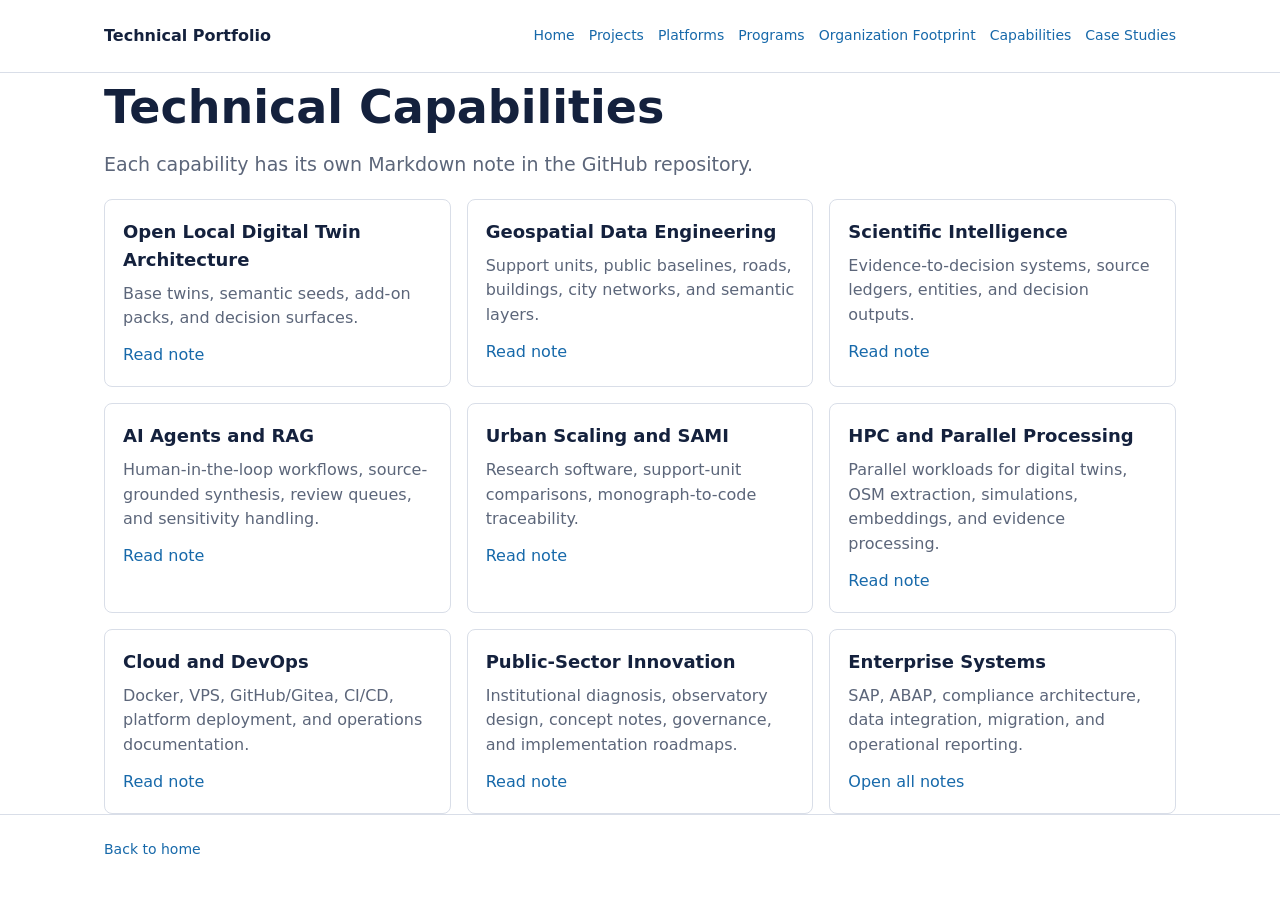
<file: docs/capabilities.html>
<!doctype html>
<html lang="en">
  <head>
    <meta charset="utf-8">
    <meta name="viewport" content="width=device-width, initial-scale=1">
    <title>Capabilities | Edgar Antonio Valdes Porras</title>
    <link rel="stylesheet" href="styles.css">
  </head>
  <body>
    <header>
      <div class="shell nav">
        <div class="brand">Technical Portfolio</div>
        <nav class="navlinks">
          <a href="index.html">Home</a>
          <a href="projects.html">Projects</a>
          <a href="platforms.html">Platforms</a>
          <a href="programs.html">Programs</a>
          <a href="clients.html">Organization Footprint</a>
          <a href="capabilities.html">Capabilities</a>
          <a href="case-studies.html">Case Studies</a>
        </nav>
      </div>
    </header>
    <main class="shell">
      <h1>Technical Capabilities</h1>
      <p class="lead">Each capability has its own Markdown note in the GitHub repository.</p>
      <div class="grid">
        <article class="card"><h3>Open Local Digital Twin Architecture</h3><p>Base twins, semantic seeds, add-on packs, and decision surfaces.</p><a href="https://github.com/ekaropolus/ekaropolus/blob/main/portfolio/capabilities/open-local-digital-twin-architecture.md">Read note</a></article>
        <article class="card"><h3>Geospatial Data Engineering</h3><p>Support units, public baselines, roads, buildings, city networks, and semantic layers.</p><a href="https://github.com/ekaropolus/ekaropolus/blob/main/portfolio/capabilities/geospatial-data-engineering-semantic-city-layers.md">Read note</a></article>
        <article class="card"><h3>Scientific Intelligence</h3><p>Evidence-to-decision systems, source ledgers, entities, and decision outputs.</p><a href="https://github.com/ekaropolus/ekaropolus/blob/main/portfolio/capabilities/scientific-intelligence-evidence-to-decision.md">Read note</a></article>
        <article class="card"><h3>AI Agents and RAG</h3><p>Human-in-the-loop workflows, source-grounded synthesis, review queues, and sensitivity handling.</p><a href="https://github.com/ekaropolus/ekaropolus/blob/main/portfolio/capabilities/ai-agents-rag-human-in-the-loop.md">Read note</a></article>
        <article class="card"><h3>Urban Scaling and SAMI</h3><p>Research software, support-unit comparisons, monograph-to-code traceability.</p><a href="https://github.com/ekaropolus/ekaropolus/blob/main/portfolio/capabilities/urban-scaling-sami-research-software.md">Read note</a></article>
        <article class="card"><h3>HPC and Parallel Processing</h3><p>Parallel workloads for digital twins, OSM extraction, simulations, embeddings, and evidence processing.</p><a href="https://github.com/ekaropolus/ekaropolus/blob/main/portfolio/capabilities/hpc-parallel-processing.md">Read note</a></article>
        <article class="card"><h3>Cloud and DevOps</h3><p>Docker, VPS, GitHub/Gitea, CI/CD, platform deployment, and operations documentation.</p><a href="https://github.com/ekaropolus/ekaropolus/blob/main/portfolio/capabilities/cloud-devops-product-infrastructure.md">Read note</a></article>
        <article class="card"><h3>Public-Sector Innovation</h3><p>Institutional diagnosis, observatory design, concept notes, governance, and implementation roadmaps.</p><a href="https://github.com/ekaropolus/ekaropolus/blob/main/portfolio/capabilities/public-sector-innovation-institutional-design.md">Read note</a></article>
        <article class="card"><h3>Enterprise Systems</h3><p>SAP, ABAP, compliance architecture, data integration, migration, and operational reporting.</p><a href="https://github.com/ekaropolus/ekaropolus/tree/main/portfolio/capabilities">Open all notes</a></article>
      </div>
    </main>
    <footer><div class="shell"><a href="index.html">Back to home</a></div></footer>
  </body>
</html>
</file>
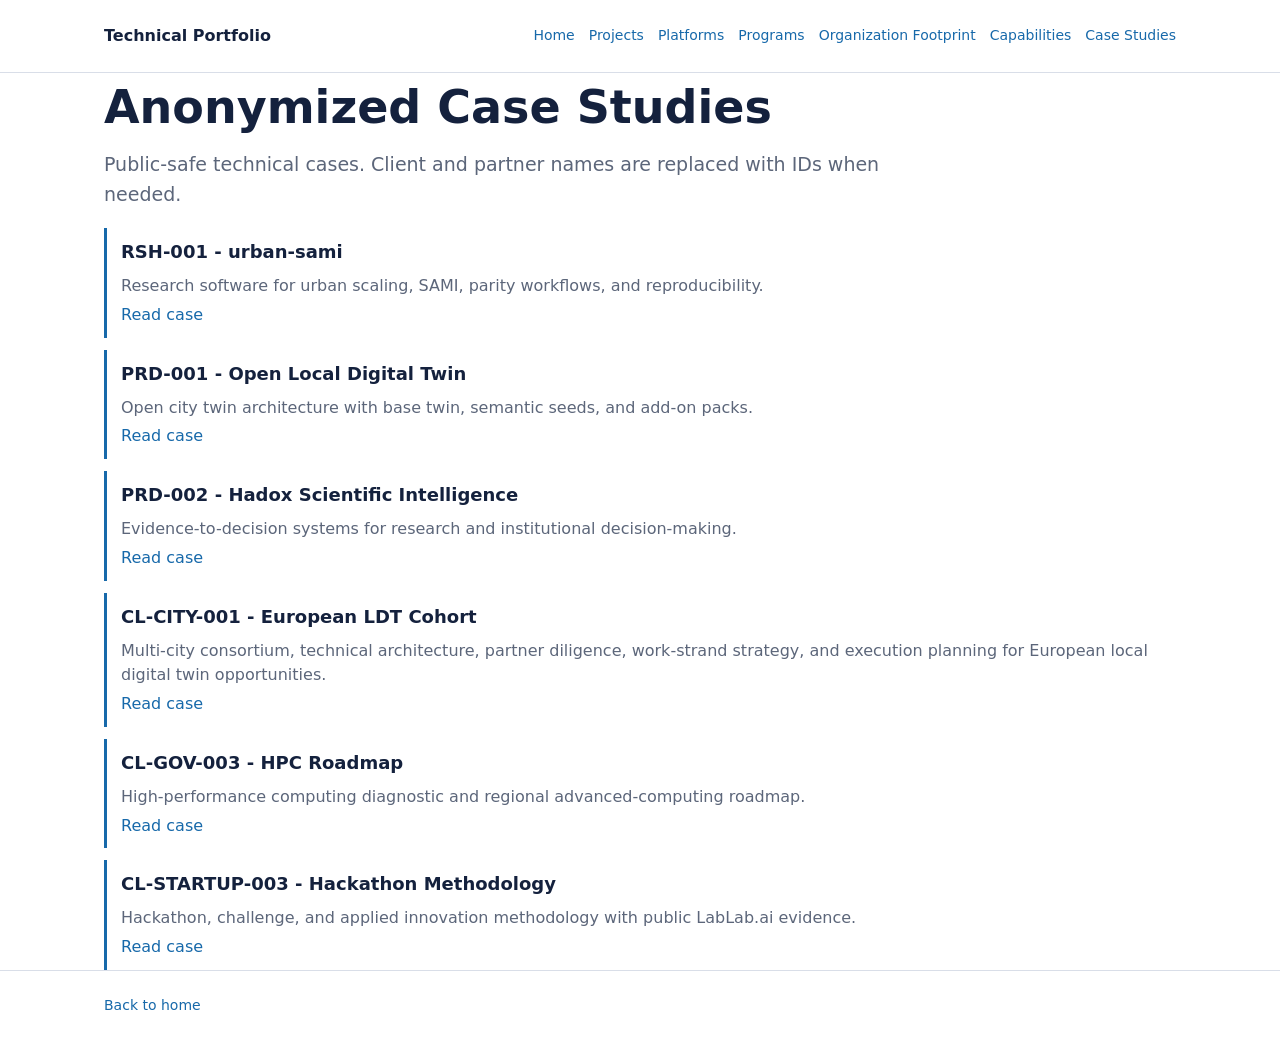
<file: docs/case-studies.html>
<!doctype html>
<html lang="en">
  <head>
    <meta charset="utf-8">
    <meta name="viewport" content="width=device-width, initial-scale=1">
    <title>Case Studies | Edgar Antonio Valdes Porras</title>
    <link rel="stylesheet" href="styles.css">
  </head>
  <body>
    <header>
      <div class="shell nav">
        <div class="brand">Technical Portfolio</div>
        <nav class="navlinks">
          <a href="index.html">Home</a>
          <a href="projects.html">Projects</a>
          <a href="platforms.html">Platforms</a>
          <a href="programs.html">Programs</a>
          <a href="clients.html">Organization Footprint</a>
          <a href="capabilities.html">Capabilities</a>
          <a href="case-studies.html">Case Studies</a>
        </nav>
      </div>
    </header>
    <main class="shell">
      <h1>Anonymized Case Studies</h1>
      <p class="lead">Public-safe technical cases. Client and partner names are replaced with IDs when needed.</p>
      <section class="list">
        <article class="item"><h3>RSH-001 - urban-sami</h3><p>Research software for urban scaling, SAMI, parity workflows, and reproducibility.</p><a href="https://github.com/ekaropolus/ekaropolus/blob/main/portfolio/case-studies/RSH-001-urban-sami.md">Read case</a></article>
        <article class="item"><h3>PRD-001 - Open Local Digital Twin</h3><p>Open city twin architecture with base twin, semantic seeds, and add-on packs.</p><a href="https://github.com/ekaropolus/ekaropolus/blob/main/portfolio/case-studies/PRD-001-open-local-digital-twin.md">Read case</a></article>
        <article class="item"><h3>PRD-002 - Hadox Scientific Intelligence</h3><p>Evidence-to-decision systems for research and institutional decision-making.</p><a href="https://github.com/ekaropolus/ekaropolus/blob/main/portfolio/case-studies/PRD-002-hadox-scientific-intelligence.md">Read case</a></article>
        <article class="item"><h3>CL-CITY-001 - European LDT Cohort</h3><p>Multi-city consortium, technical architecture, partner diligence, work-strand strategy, and execution planning for European local digital twin opportunities.</p><a href="https://github.com/ekaropolus/ekaropolus/blob/main/portfolio/case-studies/CL-CITY-001-european-ldt-cohort.md">Read case</a></article>
        <article class="item"><h3>CL-GOV-003 - HPC Roadmap</h3><p>High-performance computing diagnostic and regional advanced-computing roadmap.</p><a href="https://github.com/ekaropolus/ekaropolus/blob/main/portfolio/case-studies/CL-GOV-003-hpc-roadmap.md">Read case</a></article>
        <article class="item"><h3>CL-STARTUP-003 - Hackathon Methodology</h3><p>Hackathon, challenge, and applied innovation methodology with public LabLab.ai evidence.</p><a href="https://github.com/ekaropolus/ekaropolus/blob/main/portfolio/case-studies/CL-STARTUP-003-hackathon-methodology.md">Read case</a></article>
      </section>
    </main>
    <footer><div class="shell"><a href="index.html">Back to home</a></div></footer>
  </body>
</html>
</file>
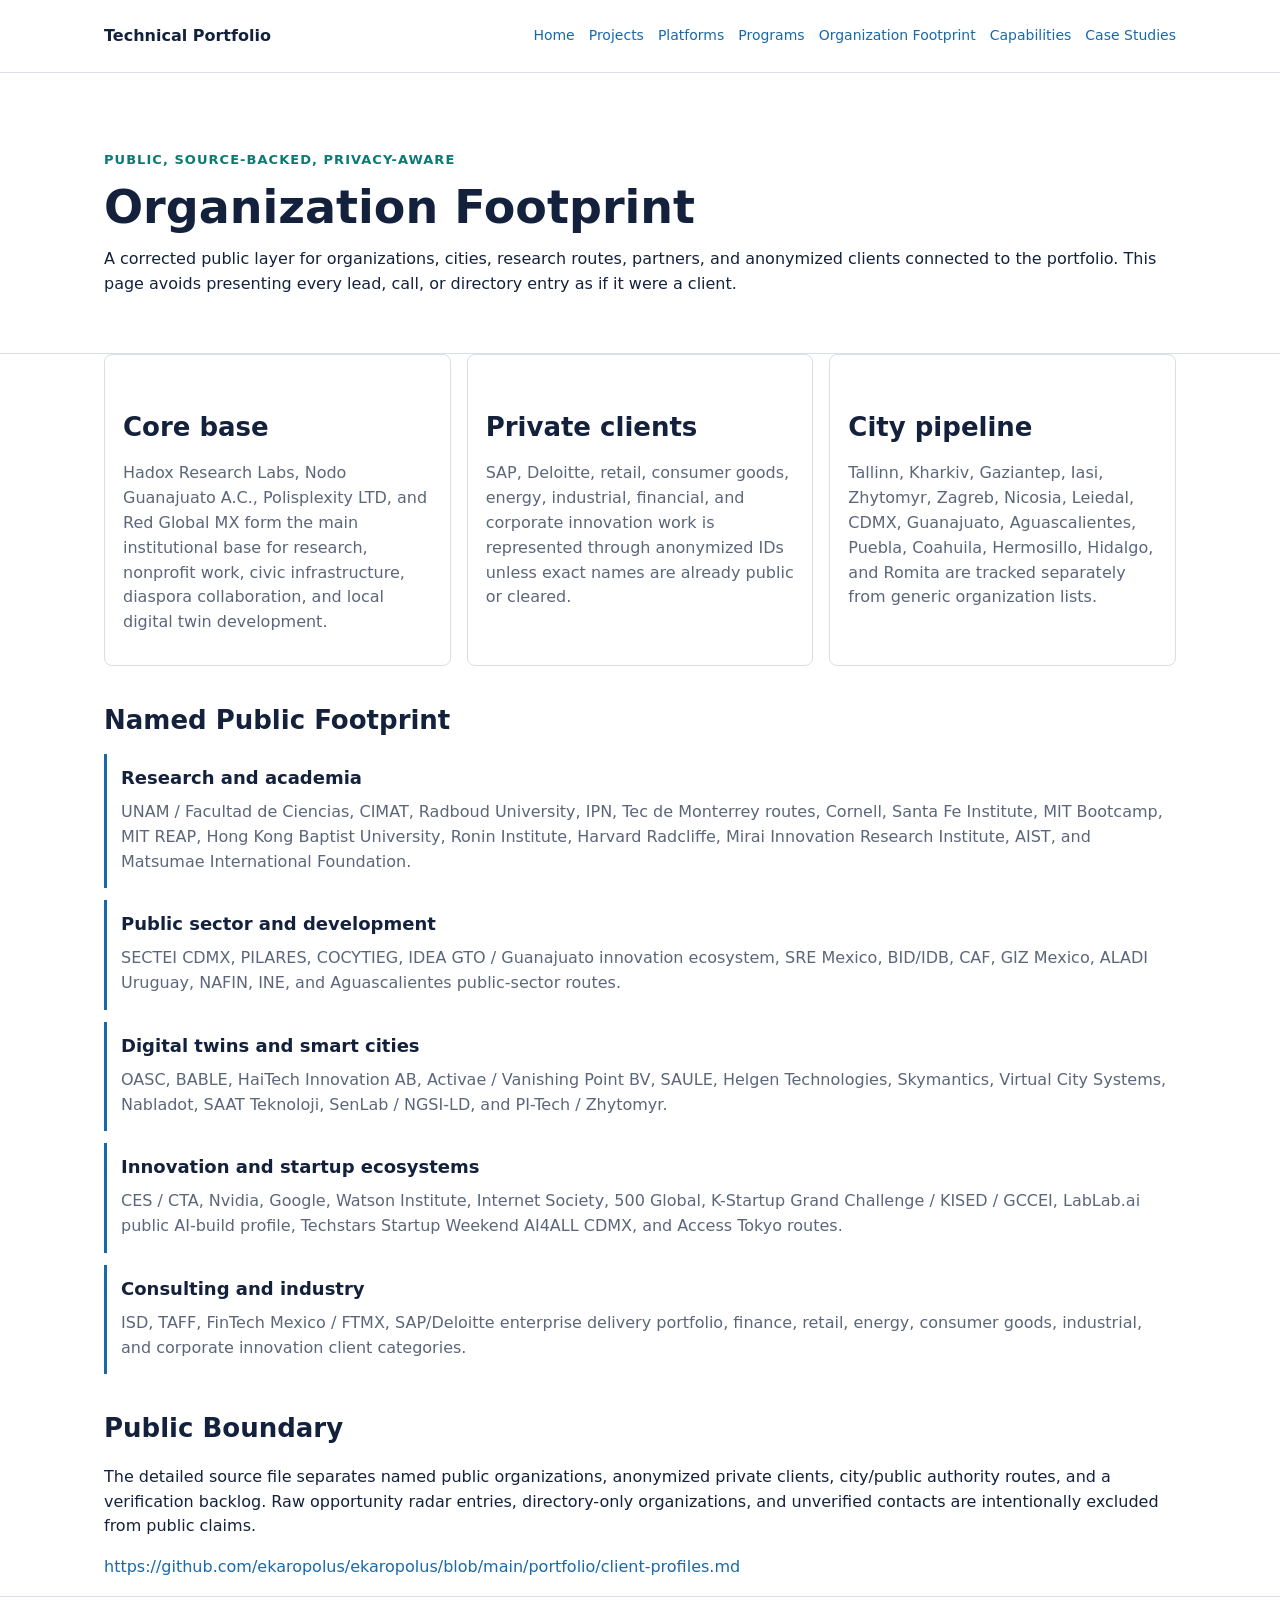
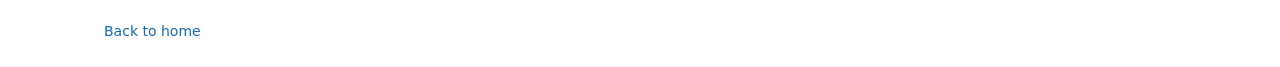
<file: docs/clients.html>
<!doctype html>
<html lang="en">
  <head>
    <meta charset="utf-8">
    <meta name="viewport" content="width=device-width, initial-scale=1">
    <title>Organization Footprint | Edgar Antonio Valdes Porras</title>
    <meta name="description" content="Public organization footprint and anonymized client profiles behind the technical portfolio.">
    <link rel="stylesheet" href="styles.css">
  </head>
  <body>
    <header>
      <div class="shell nav">
        <div class="brand">Technical Portfolio</div>
        <nav class="navlinks">
          <a href="index.html">Home</a>
          <a href="projects.html">Projects</a>
          <a href="platforms.html">Platforms</a>
          <a href="programs.html">Programs</a>
          <a href="clients.html">Organization Footprint</a>
          <a href="capabilities.html">Capabilities</a>
          <a href="case-studies.html">Case Studies</a>
        </nav>
      </div>
    </header>

    <section class="hero">
      <div class="shell">
        <p class="eyebrow">public, source-backed, privacy-aware</p>
        <h1>Organization Footprint</h1>
        <p>
          A corrected public layer for organizations, cities, research routes,
          partners, and anonymized clients connected to the portfolio. This
          page avoids presenting every lead, call, or directory entry as if it
          were a client.
        </p>
      </div>
    </section>

    <main class="shell">

      <section class="grid">
        <article class="card">
          <h2>Core base</h2>
          <p>
            Hadox Research Labs, Nodo Guanajuato A.C., Polisplexity LTD, and
            Red Global MX form the main institutional base for research,
            nonprofit work, civic infrastructure, diaspora collaboration, and
            local digital twin development.
          </p>
        </article>
        <article class="card">
          <h2>Private clients</h2>
          <p>
            SAP, Deloitte, retail, consumer goods, energy, industrial,
            financial, and corporate innovation work is represented through
            anonymized IDs unless exact names are already public or cleared.
          </p>
        </article>
        <article class="card">
          <h2>City pipeline</h2>
          <p>
            Tallinn, Kharkiv, Gaziantep, Iasi, Zhytomyr, Zagreb, Nicosia,
            Leiedal, CDMX, Guanajuato, Aguascalientes, Puebla, Coahuila,
            Hermosillo, Hidalgo, and Romita are tracked separately from generic
            organization lists.
          </p>
        </article>
      </section>

      <section class="section">
        <h2>Named Public Footprint</h2>
        <div class="list">
          <article class="item">
            <h3>Research and academia</h3>
            <p>UNAM / Facultad de Ciencias, CIMAT, Radboud University, IPN, Tec de Monterrey routes, Cornell, Santa Fe Institute, MIT Bootcamp, MIT REAP, Hong Kong Baptist University, Ronin Institute, Harvard Radcliffe, Mirai Innovation Research Institute, AIST, and Matsumae International Foundation.</p>
          </article>
          <article class="item">
            <h3>Public sector and development</h3>
            <p>SECTEI CDMX, PILARES, COCYTIEG, IDEA GTO / Guanajuato innovation ecosystem, SRE Mexico, BID/IDB, CAF, GIZ Mexico, ALADI Uruguay, NAFIN, INE, and Aguascalientes public-sector routes.</p>
          </article>
          <article class="item">
            <h3>Digital twins and smart cities</h3>
            <p>OASC, BABLE, HaiTech Innovation AB, Activae / Vanishing Point BV, SAULE, Helgen Technologies, Skymantics, Virtual City Systems, Nabladot, SAAT Teknoloji, SenLab / NGSI-LD, and PI-Tech / Zhytomyr.</p>
          </article>
          <article class="item">
            <h3>Innovation and startup ecosystems</h3>
            <p>CES / CTA, Nvidia, Google, Watson Institute, Internet Society, 500 Global, K-Startup Grand Challenge / KISED / GCCEI, LabLab.ai public AI-build profile, Techstars Startup Weekend AI4ALL CDMX, and Access Tokyo routes.</p>
          </article>
          <article class="item">
            <h3>Consulting and industry</h3>
            <p>ISD, TAFF, FinTech Mexico / FTMX, SAP/Deloitte enterprise delivery portfolio, finance, retail, energy, consumer goods, industrial, and corporate innovation client categories.</p>
          </article>
        </div>
      </section>

      <section class="section">
        <h2>Public Boundary</h2>
        <p>
          The detailed source file separates named public organizations,
          anonymized private clients, city/public authority routes, and a
          verification backlog. Raw opportunity radar entries, directory-only
          organizations, and unverified contacts are intentionally excluded from
          public claims.
        </p>
        <p>
          <a href="https://github.com/ekaropolus/ekaropolus/blob/main/portfolio/client-profiles.md">https://github.com/ekaropolus/ekaropolus/blob/main/portfolio/client-profiles.md</a>
        </p>
      </section>
    </main>
    <footer><div class="shell"><a href="index.html">Back to home</a></div></footer>
  </body>
</html>
</file>
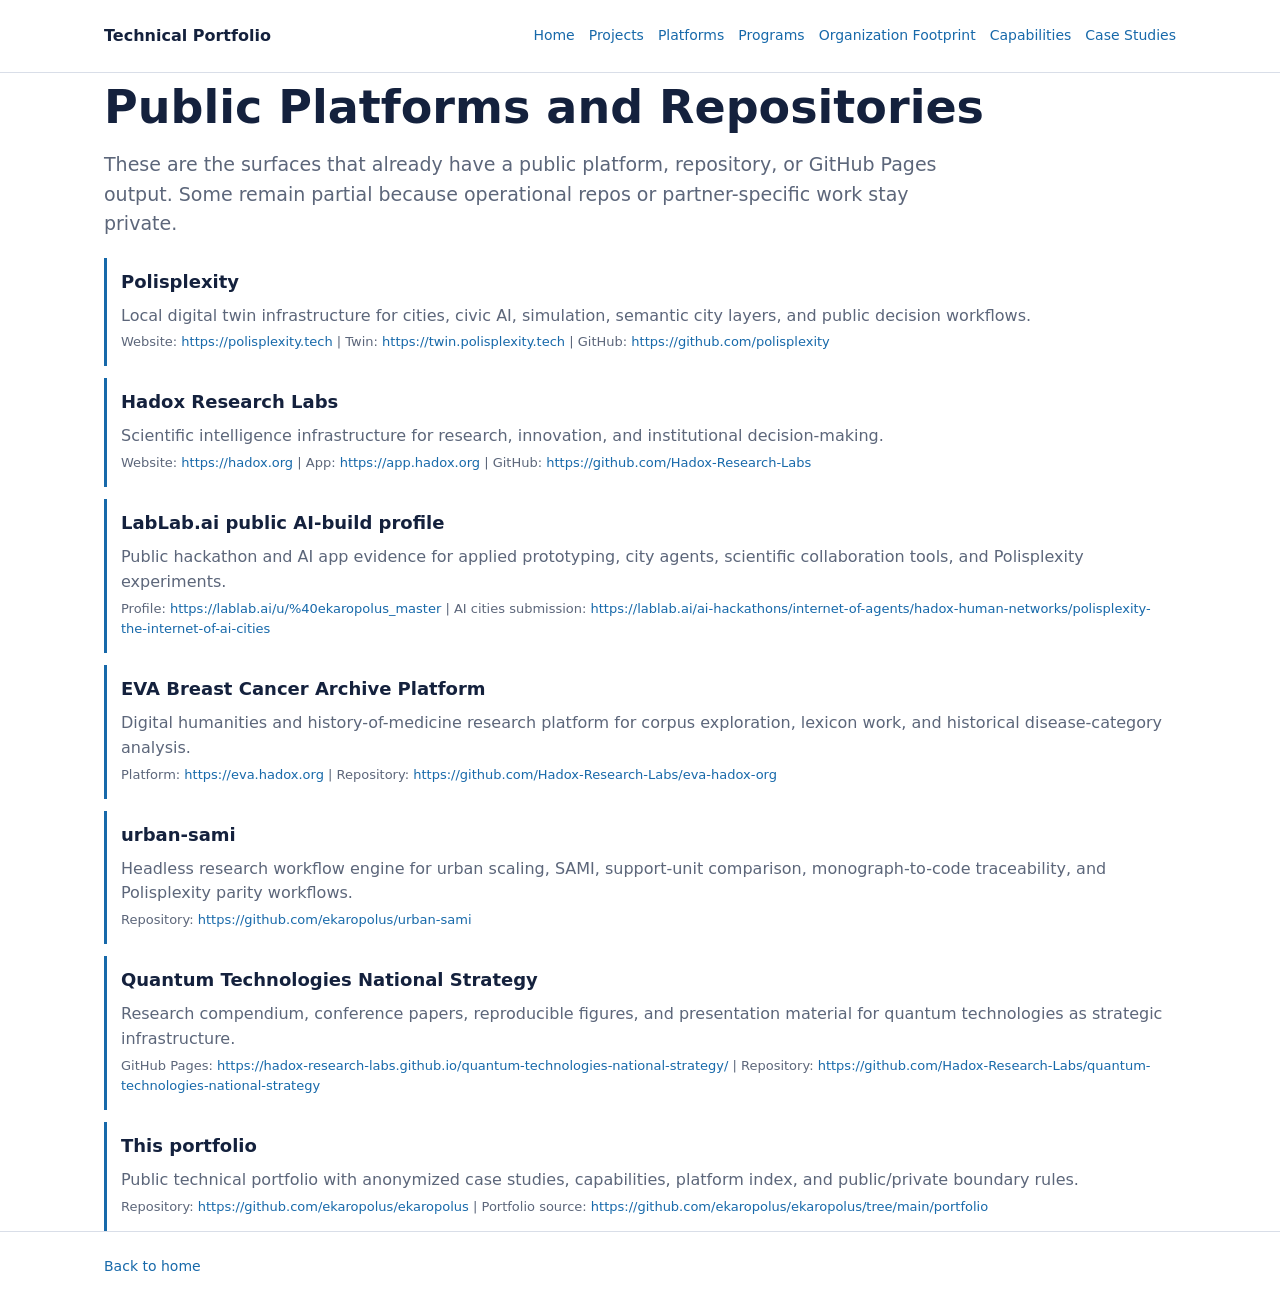
<file: docs/platforms.html>
<!doctype html>
<html lang="en">
  <head>
    <meta charset="utf-8">
    <meta name="viewport" content="width=device-width, initial-scale=1">
    <title>Platforms | Edgar Antonio Valdes Porras</title>
    <meta name="description" content="Public platforms and repositories by Edgar Antonio Valdes Porras, Hadox Research Labs, and Polisplexity.">
    <link rel="stylesheet" href="styles.css">
  </head>
  <body>
    <header>
      <div class="shell nav">
        <div class="brand">Technical Portfolio</div>
        <nav class="navlinks">
          <a href="index.html">Home</a>
          <a href="projects.html">Projects</a>
          <a href="platforms.html">Platforms</a>
          <a href="programs.html">Programs</a>
          <a href="clients.html">Organization Footprint</a>
          <a href="capabilities.html">Capabilities</a>
          <a href="case-studies.html">Case Studies</a>
        </nav>
      </div>
    </header>
    <main class="shell">
      <h1>Public Platforms and Repositories</h1>
      <p class="lead">
        These are the surfaces that already have a public platform, repository,
        or GitHub Pages output. Some remain partial because operational repos or
        partner-specific work stay private.
      </p>

      <section class="list">
        <article class="item">
          <h3>Polisplexity</h3>
          <p>Local digital twin infrastructure for cities, civic AI, simulation, semantic city layers, and public decision workflows.</p>
          <p class="meta">
            Website: <a href="https://polisplexity.tech">https://polisplexity.tech</a> |
            Twin: <a href="https://twin.polisplexity.tech">https://twin.polisplexity.tech</a> |
            GitHub: <a href="https://github.com/polisplexity">https://github.com/polisplexity</a>
          </p>
        </article>

        <article class="item">
          <h3>Hadox Research Labs</h3>
          <p>Scientific intelligence infrastructure for research, innovation, and institutional decision-making.</p>
          <p class="meta">
            Website: <a href="https://hadox.org">https://hadox.org</a> |
            App: <a href="https://app.hadox.org">https://app.hadox.org</a> |
            GitHub: <a href="https://github.com/Hadox-Research-Labs">https://github.com/Hadox-Research-Labs</a>
          </p>
        </article>

        <article class="item">
          <h3>LabLab.ai public AI-build profile</h3>
          <p>Public hackathon and AI app evidence for applied prototyping, city agents, scientific collaboration tools, and Polisplexity experiments.</p>
          <p class="meta">
            Profile: <a href="https://lablab.ai/u/%40ekaropolus_master">https://lablab.ai/u/%40ekaropolus_master</a> |
            AI cities submission: <a href="https://lablab.ai/ai-hackathons/internet-of-agents/hadox-human-networks/polisplexity-the-internet-of-ai-cities">https://lablab.ai/ai-hackathons/internet-of-agents/hadox-human-networks/polisplexity-the-internet-of-ai-cities</a>
          </p>
        </article>

        <article class="item">
          <h3>EVA Breast Cancer Archive Platform</h3>
          <p>Digital humanities and history-of-medicine research platform for corpus exploration, lexicon work, and historical disease-category analysis.</p>
          <p class="meta">
            Platform: <a href="https://eva.hadox.org">https://eva.hadox.org</a> |
            Repository: <a href="https://github.com/Hadox-Research-Labs/eva-hadox-org">https://github.com/Hadox-Research-Labs/eva-hadox-org</a>
          </p>
        </article>

        <article class="item">
          <h3>urban-sami</h3>
          <p>Headless research workflow engine for urban scaling, SAMI, support-unit comparison, monograph-to-code traceability, and Polisplexity parity workflows.</p>
          <p class="meta">
            Repository: <a href="https://github.com/ekaropolus/urban-sami">https://github.com/ekaropolus/urban-sami</a>
          </p>
        </article>

        <article class="item">
          <h3>Quantum Technologies National Strategy</h3>
          <p>Research compendium, conference papers, reproducible figures, and presentation material for quantum technologies as strategic infrastructure.</p>
          <p class="meta">
            GitHub Pages: <a href="https://hadox-research-labs.github.io/quantum-technologies-national-strategy/">https://hadox-research-labs.github.io/quantum-technologies-national-strategy/</a> |
            Repository: <a href="https://github.com/Hadox-Research-Labs/quantum-technologies-national-strategy">https://github.com/Hadox-Research-Labs/quantum-technologies-national-strategy</a>
          </p>
        </article>

        <article class="item">
          <h3>This portfolio</h3>
          <p>Public technical portfolio with anonymized case studies, capabilities, platform index, and public/private boundary rules.</p>
          <p class="meta">
            Repository: <a href="https://github.com/ekaropolus/ekaropolus">https://github.com/ekaropolus/ekaropolus</a> |
            Portfolio source: <a href="https://github.com/ekaropolus/ekaropolus/tree/main/portfolio">https://github.com/ekaropolus/ekaropolus/tree/main/portfolio</a>
          </p>
        </article>
      </section>
    </main>
    <footer><div class="shell"><a href="index.html">Back to home</a></div></footer>
  </body>
</html>
</file>
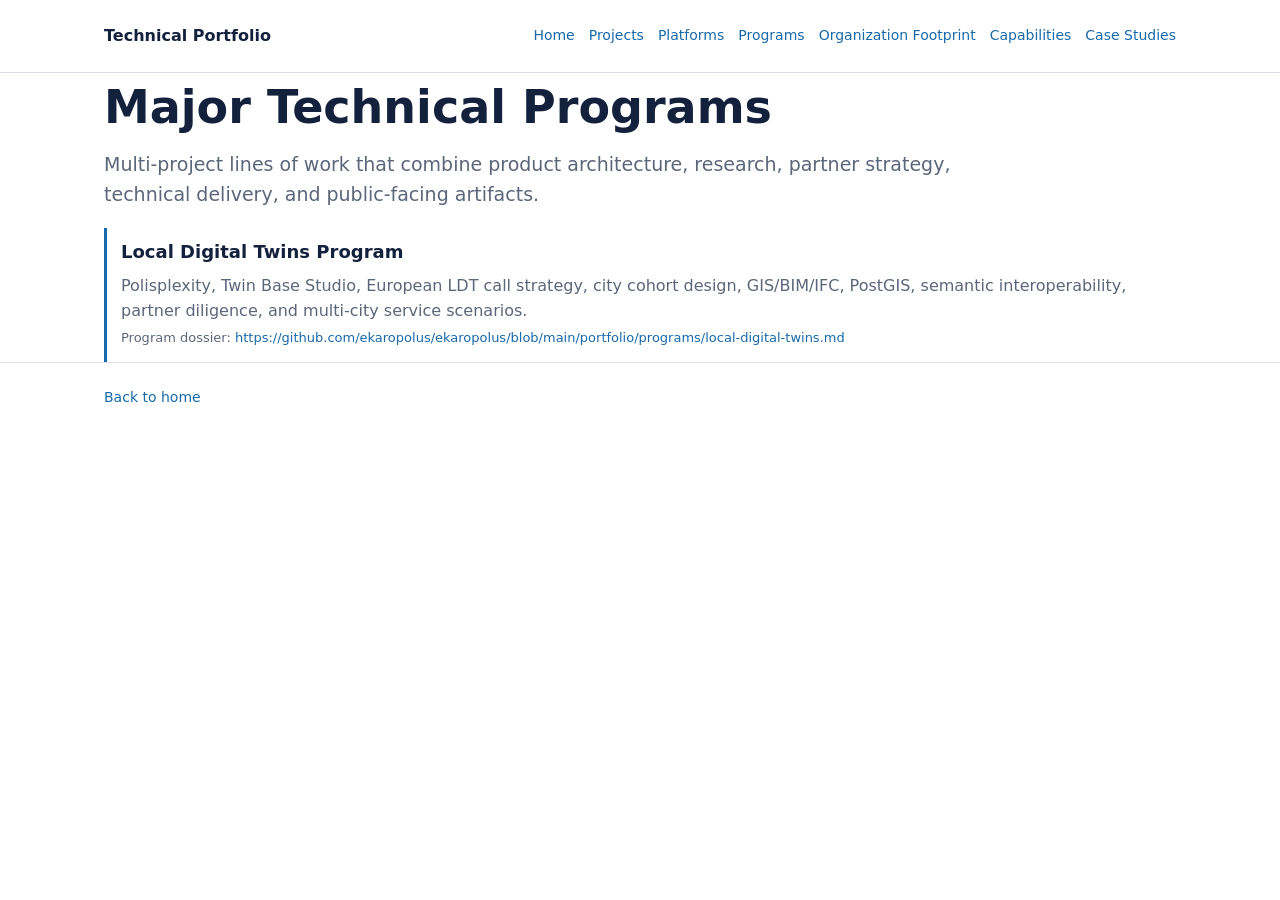
<file: docs/programs.html>
<!doctype html>
<html lang="en">
  <head>
    <meta charset="utf-8">
    <meta name="viewport" content="width=device-width, initial-scale=1">
    <title>Programs | Edgar Antonio Valdes Porras</title>
    <meta name="description" content="Major technical programs and multi-project lines of work by Edgar Antonio Valdes Porras.">
    <link rel="stylesheet" href="styles.css">
  </head>
  <body>
    <header>
      <div class="shell nav">
        <div class="brand">Technical Portfolio</div>
        <nav class="navlinks">
          <a href="index.html">Home</a>
          <a href="projects.html">Projects</a>
          <a href="platforms.html">Platforms</a>
          <a href="programs.html">Programs</a>
          <a href="clients.html">Organization Footprint</a>
          <a href="capabilities.html">Capabilities</a>
          <a href="case-studies.html">Case Studies</a>
        </nav>
      </div>
    </header>
    <main class="shell">
      <h1>Major Technical Programs</h1>
      <p class="lead">
        Multi-project lines of work that combine product architecture, research,
        partner strategy, technical delivery, and public-facing artifacts.
      </p>

      <section class="list">
        <article class="item">
          <h3>Local Digital Twins Program</h3>
          <p>
            Polisplexity, Twin Base Studio, European LDT call strategy, city
            cohort design, GIS/BIM/IFC, PostGIS, semantic interoperability,
            partner diligence, and multi-city service scenarios.
          </p>
          <p class="meta">
            Program dossier:
            <a href="https://github.com/ekaropolus/ekaropolus/blob/main/portfolio/programs/local-digital-twins.md">https://github.com/ekaropolus/ekaropolus/blob/main/portfolio/programs/local-digital-twins.md</a>
          </p>
        </article>
      </section>
    </main>
    <footer><div class="shell"><a href="index.html">Back to home</a></div></footer>
  </body>
</html>
</file>
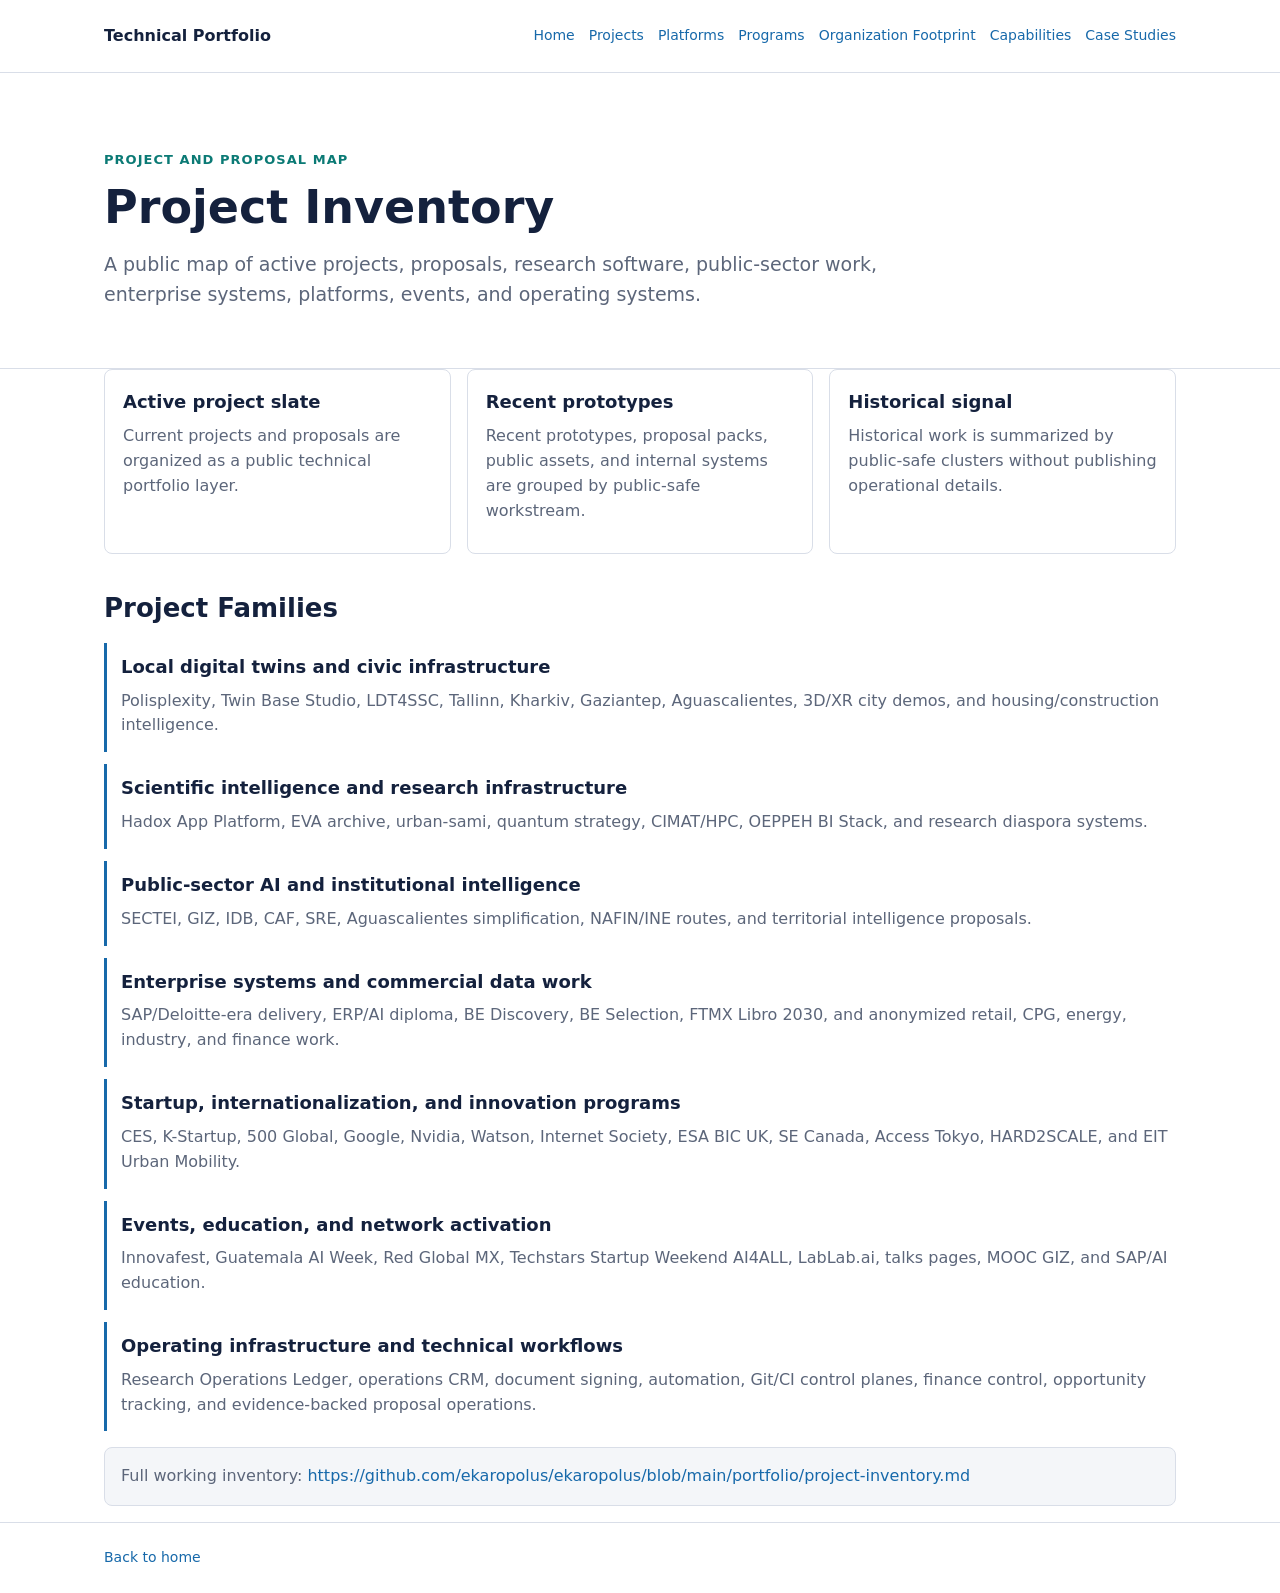
<file: docs/projects.html>
<!doctype html>
<html lang="en">
  <head>
    <meta charset="utf-8">
    <meta name="viewport" content="width=device-width, initial-scale=1">
    <title>Project Inventory | Edgar Antonio Valdes Porras</title>
    <meta name="description" content="Project and proposal inventory for Edgar Antonio Valdes Porras, organized as a public technical dossier.">
    <link rel="stylesheet" href="styles.css">
  </head>
  <body>
    <header>
      <div class="shell nav">
        <div class="brand">Technical Portfolio</div>
        <nav class="navlinks">
          <a href="index.html">Home</a>
          <a href="projects.html">Projects</a>
          <a href="platforms.html">Platforms</a>
          <a href="programs.html">Programs</a>
          <a href="clients.html">Organization Footprint</a>
          <a href="capabilities.html">Capabilities</a>
          <a href="case-studies.html">Case Studies</a>
        </nav>
      </div>
    </header>

    <section class="hero">
      <div class="shell">
        <p class="eyebrow">project and proposal map</p>
        <h1>Project Inventory</h1>
        <p class="lead">
          A public map of active projects, proposals, research software,
          public-sector work, enterprise systems, platforms, events, and
          operating systems.
        </p>
      </div>
    </section>

    <main class="shell">
      <section class="grid">
        <article class="card">
          <h3>Active project slate</h3>
          <p>
            Current projects and proposals are organized as a public technical
            portfolio layer.
          </p>
        </article>
        <article class="card">
          <h3>Recent prototypes</h3>
          <p>
            Recent prototypes, proposal packs, public assets, and internal
            systems are grouped by public-safe workstream.
          </p>
        </article>
        <article class="card">
          <h3>Historical signal</h3>
          <p>
            Historical work is summarized by public-safe clusters without
            publishing operational details.
          </p>
        </article>
      </section>

      <h2>Project Families</h2>
      <section class="list">
        <article class="item"><h3>Local digital twins and civic infrastructure</h3><p>Polisplexity, Twin Base Studio, LDT4SSC, Tallinn, Kharkiv, Gaziantep, Aguascalientes, 3D/XR city demos, and housing/construction intelligence.</p></article>
        <article class="item"><h3>Scientific intelligence and research infrastructure</h3><p>Hadox App Platform, EVA archive, urban-sami, quantum strategy, CIMAT/HPC, OEPPEH BI Stack, and research diaspora systems.</p></article>
        <article class="item"><h3>Public-sector AI and institutional intelligence</h3><p>SECTEI, GIZ, IDB, CAF, SRE, Aguascalientes simplification, NAFIN/INE routes, and territorial intelligence proposals.</p></article>
        <article class="item"><h3>Enterprise systems and commercial data work</h3><p>SAP/Deloitte-era delivery, ERP/AI diploma, BE Discovery, BE Selection, FTMX Libro 2030, and anonymized retail, CPG, energy, industry, and finance work.</p></article>
        <article class="item"><h3>Startup, internationalization, and innovation programs</h3><p>CES, K-Startup, 500 Global, Google, Nvidia, Watson, Internet Society, ESA BIC UK, SE Canada, Access Tokyo, HARD2SCALE, and EIT Urban Mobility.</p></article>
        <article class="item"><h3>Events, education, and network activation</h3><p>Innovafest, Guatemala AI Week, Red Global MX, Techstars Startup Weekend AI4ALL, LabLab.ai, talks pages, MOOC GIZ, and SAP/AI education.</p></article>
        <article class="item"><h3>Operating infrastructure and technical workflows</h3><p>Research Operations Ledger, operations CRM, document signing, automation, Git/CI control planes, finance control, opportunity tracking, and evidence-backed proposal operations.</p></article>
      </section>

      <p class="notice">
        Full working inventory:
        <a href="https://github.com/ekaropolus/ekaropolus/blob/main/portfolio/project-inventory.md">https://github.com/ekaropolus/ekaropolus/blob/main/portfolio/project-inventory.md</a>
      </p>
    </main>
    <footer><div class="shell"><a href="index.html">Back to home</a></div></footer>
  </body>
</html>
</file>
<file: docs/styles.css>
:root {
  --ink: #14213d;
  --muted: #5c667a;
  --line: #d9dee8;
  --soft: #f4f6f9;
  --accent: #1769aa;
  --accent-2: #0b7a75;
  --paper: #ffffff;
}

* {
  box-sizing: border-box;
}

body {
  margin: 0;
  font-family: Inter, ui-sans-serif, system-ui, -apple-system, BlinkMacSystemFont, "Segoe UI", sans-serif;
  color: var(--ink);
  background: #ffffff;
  line-height: 1.55;
}

a {
  color: var(--accent);
  text-decoration: none;
}

a:hover {
  text-decoration: underline;
}

.shell {
  max-width: 1120px;
  margin: 0 auto;
  padding: 0 24px;
}

header {
  border-bottom: 1px solid var(--line);
  background: rgba(255, 255, 255, 0.96);
  position: sticky;
  top: 0;
  z-index: 2;
}

.nav {
  min-height: 72px;
  display: flex;
  align-items: center;
  justify-content: space-between;
  gap: 24px;
}

.brand {
  font-weight: 760;
  letter-spacing: 0;
}

.navlinks {
  display: flex;
  flex-wrap: wrap;
  gap: 14px;
  font-size: 14px;
}

.hero {
  padding: 64px 0 40px;
  border-bottom: 1px solid var(--line);
}

.eyebrow {
  color: var(--accent-2);
  font-weight: 700;
  font-size: 13px;
  text-transform: uppercase;
  letter-spacing: 0.08em;
}

h1 {
  margin: 10px 0 14px;
  max-width: 900px;
  font-size: 46px;
  line-height: 1.05;
  letter-spacing: 0;
}

.lead {
  max-width: 850px;
  color: var(--muted);
  font-size: 19px;
}

main {
  padding: 34px 0 70px;
}

h2 {
  margin: 34px 0 14px;
  font-size: 26px;
}

h3 {
  margin: 0 0 8px;
  font-size: 18px;
}

.grid {
  display: grid;
  grid-template-columns: repeat(3, minmax(0, 1fr));
  gap: 16px;
}

.grid.two {
  grid-template-columns: repeat(2, minmax(0, 1fr));
}

.card {
  border: 1px solid var(--line);
  border-radius: 8px;
  padding: 18px;
  background: var(--paper);
}

.card p {
  color: var(--muted);
  margin: 0 0 12px;
}

.tagrow {
  display: flex;
  flex-wrap: wrap;
  gap: 8px;
  margin-top: 12px;
}

.tag {
  border: 1px solid var(--line);
  border-radius: 999px;
  padding: 4px 9px;
  font-size: 12px;
  color: var(--muted);
  background: var(--soft);
}

.list {
  display: grid;
  gap: 12px;
}

.item {
  border-left: 3px solid var(--accent);
  padding: 10px 0 10px 14px;
}

.item p {
  margin: 4px 0;
  color: var(--muted);
}

.meta {
  font-size: 13px;
  color: var(--muted);
}

.notice {
  background: var(--soft);
  border: 1px solid var(--line);
  border-radius: 8px;
  padding: 16px;
  color: var(--muted);
}

footer {
  border-top: 1px solid var(--line);
  padding: 24px 0;
  color: var(--muted);
  font-size: 14px;
}

@media (max-width: 860px) {
  h1 {
    font-size: 34px;
  }

  .grid,
  .grid.two {
    grid-template-columns: 1fr;
  }

  .nav {
    align-items: flex-start;
    flex-direction: column;
    padding: 18px 0;
  }
}
</file>
